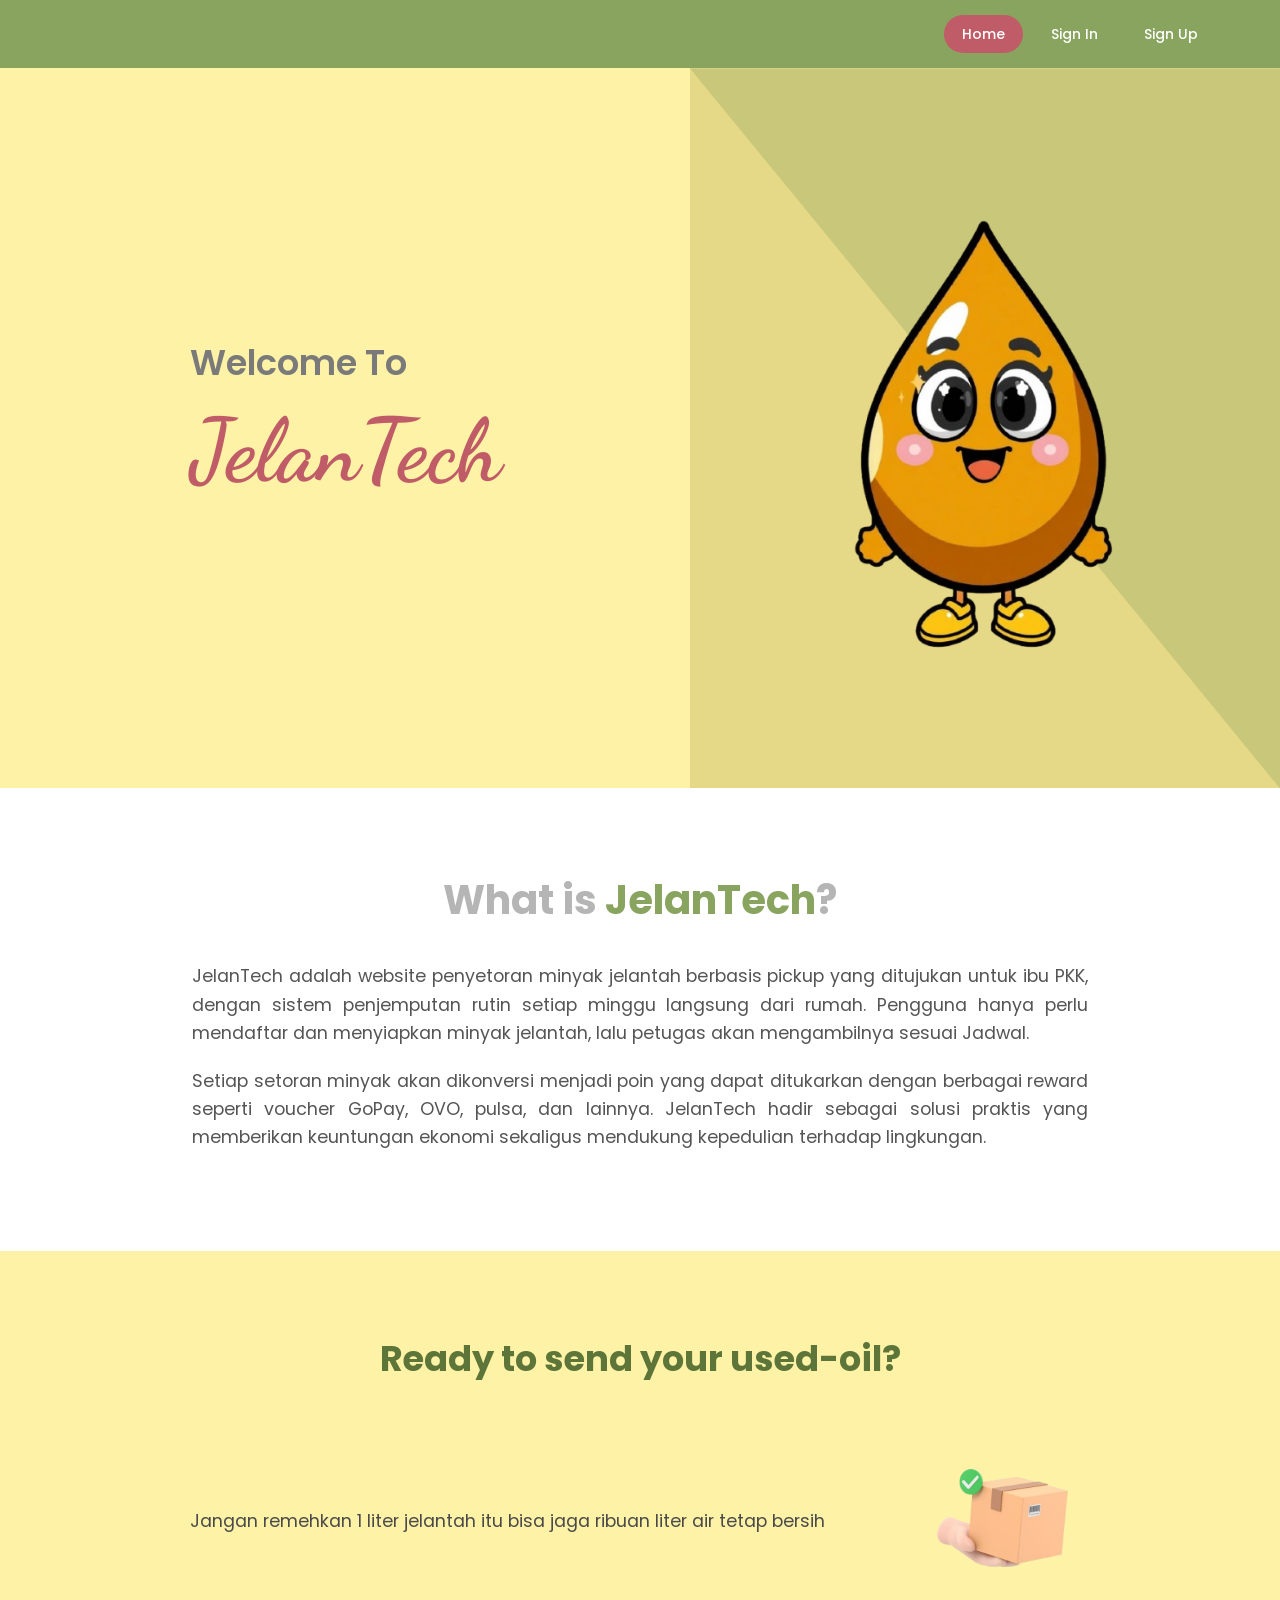
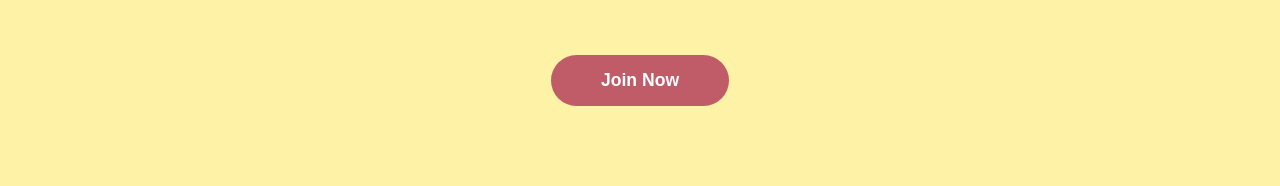
<file: index.html>
<!doctype html>
<html lang="id">
  <head>
    <meta charset="UTF-8" />
    <meta name="viewport" content="width=device-width, initial-scale=1.0" />
    <title>JelanTech - Solusi Minyak Jelantah</title>

    <link
      href="https://fonts.googleapis.com/css2?family=Poppins:wght@400;600;700&family=Dancing+Script:wght@700&display=swap"
      rel="stylesheet"
    />

    <link rel="stylesheet" href="style.css" />
  </head>
  <body>
    <nav class="nav-guest">
      <div class="nav-menu">
        <a href="index.html" class="nav-link active">Home</a>
        <a href="login.html" class="nav-link">Sign In</a>
        <a href="register.html" class="nav-link">Sign Up</a>
      </div>
    </nav>

    <header class="hero">
      <div class="hero-left">
        <div class="hero-content">
          <h2>Welcome To</h2>
          <h1 class="brand-name">JelanTech</h1>
        </div>
      </div>
      <div class="hero-right">
        <img
          src="logo.png"
          alt="Mascot JelanTech"
          class="mascot-img"
        />
      </div>
    </header>

    <section class="about">
      <h2>What is <span class="highlight">JelanTech</span>?</h2>
      <div class="about-container">
        <p>
          JelanTech adalah website penyetoran minyak jelantah berbasis pickup
          yang ditujukan untuk ibu PKK, dengan sistem penjemputan rutin setiap
          minggu langsung dari rumah. Pengguna hanya perlu mendaftar dan
          menyiapkan minyak jelantah, lalu petugas akan mengambilnya sesuai
          Jadwal.
        </p>
        <p>
          Setiap setoran minyak akan dikonversi menjadi poin yang dapat
          ditukarkan dengan berbagai reward seperti voucher GoPay, OVO, pulsa,
          dan lainnya. JelanTech hadir sebagai solusi praktis yang memberikan
          keuntungan ekonomi sekaligus mendukung kepedulian terhadap lingkungan.
        </p>
      </div>
    </section>

    <section class="cta">
      <h2 class="cta-title">Ready to send your used-oil?</h2>
      <div class="cta-wrapper">
        <div class="cta-text">
          <p>
            Jangan remehkan 1 liter jelantah itu bisa jaga ribuan liter air
            tetap bersih
          </p>
        </div>
        <div class="cta-image">
          <img
            src="ready.png"
            alt="Icon Jabat Tangan"
          />
        </div>
      </div>
      <button id="btnJoin" class="btn-join">Join Now</button>
    </section>

    <script src="script.js"></script>
  </body>
</html>
</file>
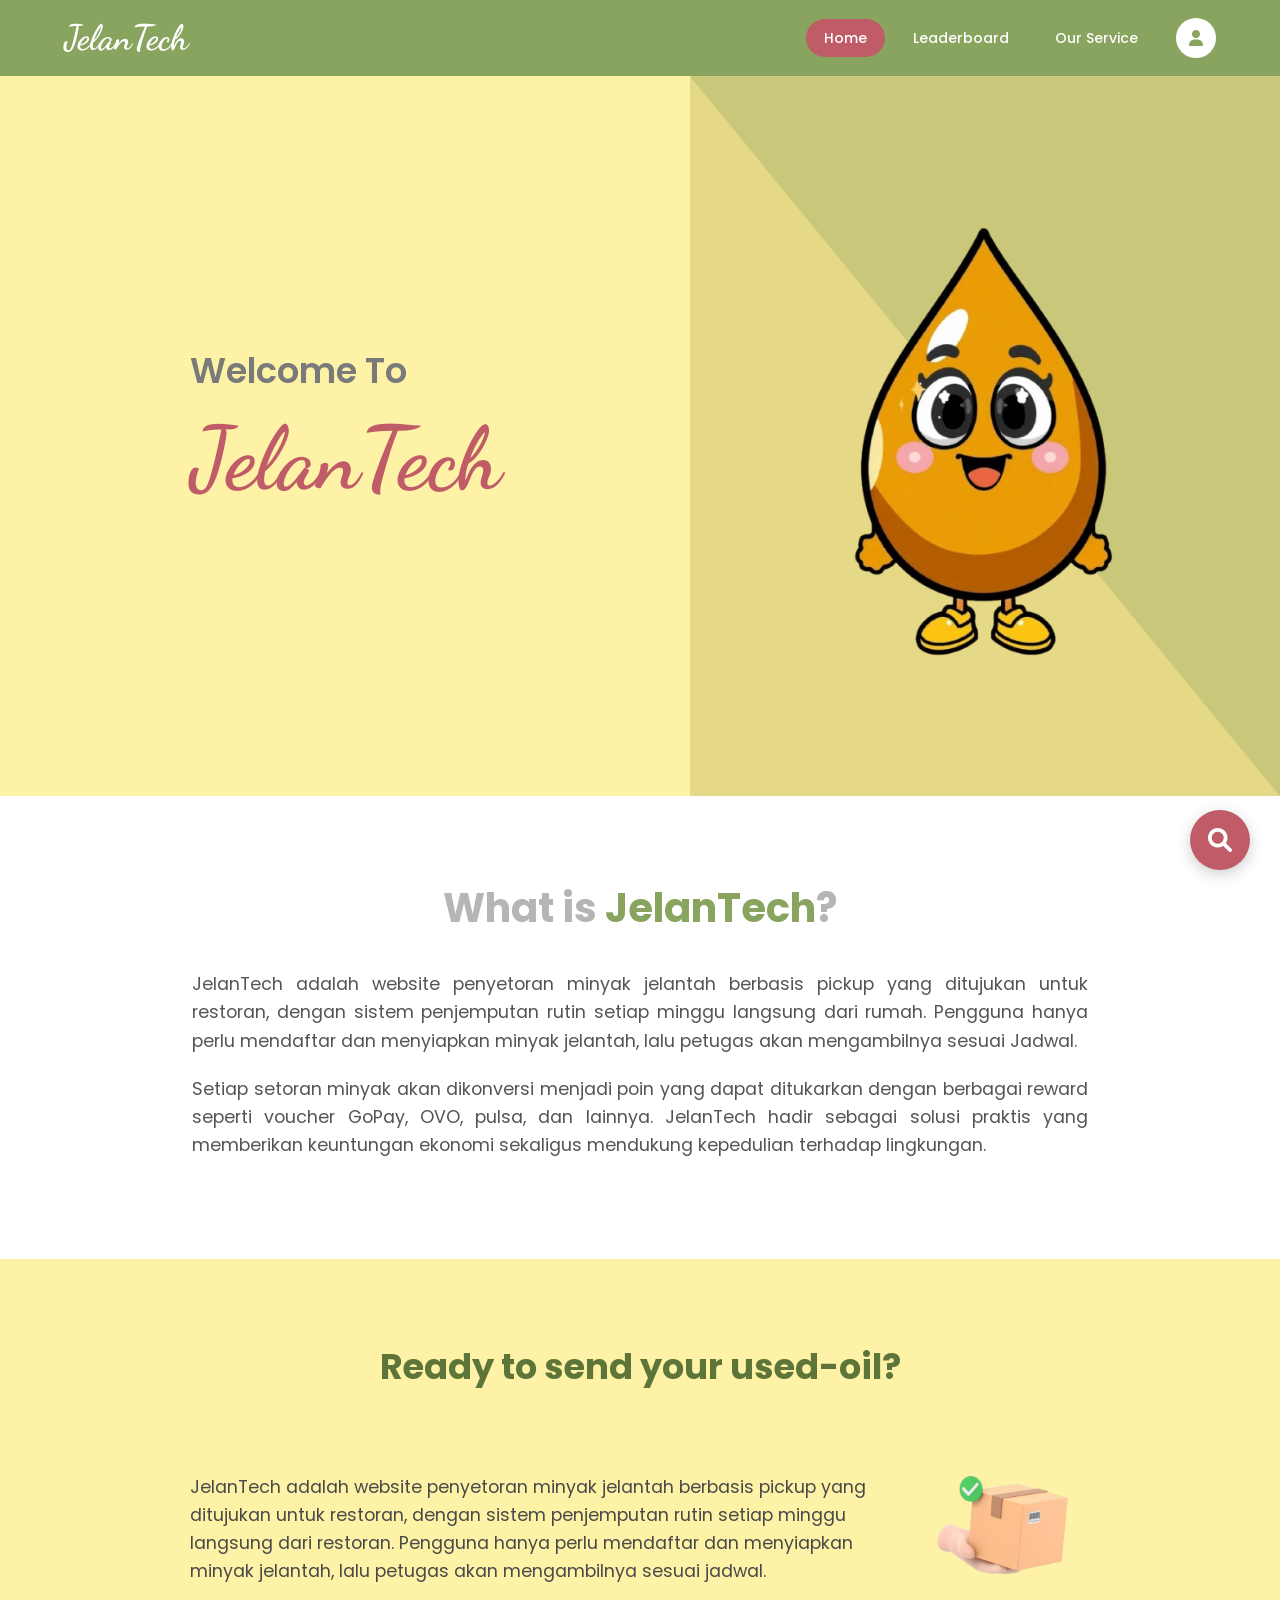
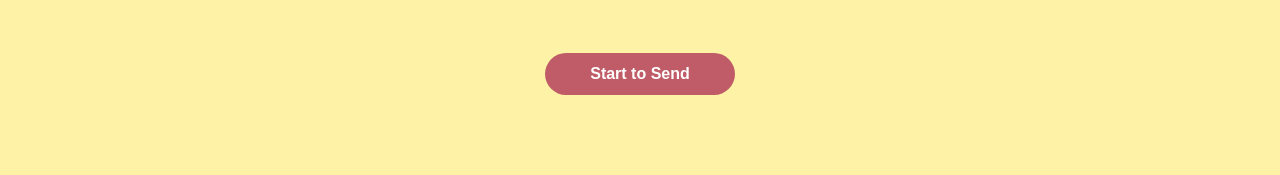
<file: home-auth.html>
<!doctype html>
<html lang="id">
  <head>
    <meta charset="UTF-8" />
    <meta name="viewport" content="width=device-width, initial-scale=1.0" />
    <title>Home - JelanTech</title>
    <link
      href="https://fonts.googleapis.com/css2?family=Poppins:wght@400;600;700&family=Dancing+Script:wght@700&display=swap"
      rel="stylesheet"
    />
    <link
      rel="stylesheet"
      href="https://cdnjs.cloudflare.com/ajax/libs/font-awesome/6.0.0/css/all.min.css"
    />
    <link rel="stylesheet" href="style.css" />
  </head>
  <body>
    <nav class="nav-auth">
      <div class="nav-container">
        <div class="nav-left">
          <h1 class="brand-logo">JelanTech</h1>
        </div>
        <div class="nav-right">
          <a href="home-auth.html" class="nav-link active">Home</a>
          <a href="leaderboard.html" class="nav-link">Leaderboard</a>
          <a href="service.html" class="nav-link">Our Service</a>
          <div class="profile-wrapper">
            <div class="profile-icon" id="profile-trigger">
              <i class="fa-solid fa-user"></i>
            </div>
            <div class="profile-dropdown" id="profile-menu">
              <a href="profile.html"
                ><i class="fa-solid fa-id-card"></i> My Profile</a
              >
              <hr />
              <a href="login.html" class="logout-item"
                ><i class="fa-solid fa-right-from-bracket"></i> Sign Out</a
              >
            </div>
          </div>
        </div>
      </div>
    </nav>

    <header class="hero">
      <div class="hero-left">
        <div class="hero-content">
          <h2>Welcome To</h2>
          <h1 class="brand-name-hero">JelanTech</h1>
        </div>
      </div>
      <div class="hero-right">
        <img
          src="logo.png"
          alt="Mascot JelanTech"
          class="mascot-img"
        />
      </div>
    </header>

    <section class="about">
      <h2>What is <span class="highlight">JelanTech</span>?</h2>
      <div class="about-container">
        <p>
          JelanTech adalah website penyetoran minyak jelantah berbasis pickup
          yang ditujukan untuk restoran, dengan sistem penjemputan rutin setiap
          minggu langsung dari rumah. Pengguna hanya perlu mendaftar dan
          menyiapkan minyak jelantah, lalu petugas akan mengambilnya sesuai
          Jadwal.
        </p>
        <p>
          Setiap setoran minyak akan dikonversi menjadi poin yang dapat
          ditukarkan dengan berbagai reward seperti voucher GoPay, OVO, pulsa,
          dan lainnya. JelanTech hadir sebagai solusi praktis yang memberikan
          keuntungan ekonomi sekaligus mendukung kepedulian terhadap lingkungan.
        </p>
      </div>
    </section>

    <section class="cta">
      <h2 class="cta-title">Ready to send your used-oil?</h2>
      <div class="cta-wrapper">
        <div class="cta-text">
          <p>
            JelanTech adalah website penyetoran minyak jelantah berbasis pickup
            yang ditujukan untuk restoran, dengan sistem penjemputan rutin setiap
            minggu langsung dari restoran. Pengguna hanya perlu mendaftar dan
            menyiapkan minyak jelantah, lalu petugas akan mengambilnya sesuai
            jadwal.
          </p>
        </div>
        <div class="cta-image">
          <img
            src="ready.png"
            alt="Icon Pickup Box"
          />
        </div>
      </div>
      <button class="btn-start">Start to Send</button>
    </section>

    <div class="floating-btn">
      <i class="fa-solid fa-magnifying-glass"></i>
    </div>

    <script src="script.js"></script>
  </body>
</html>
</file>
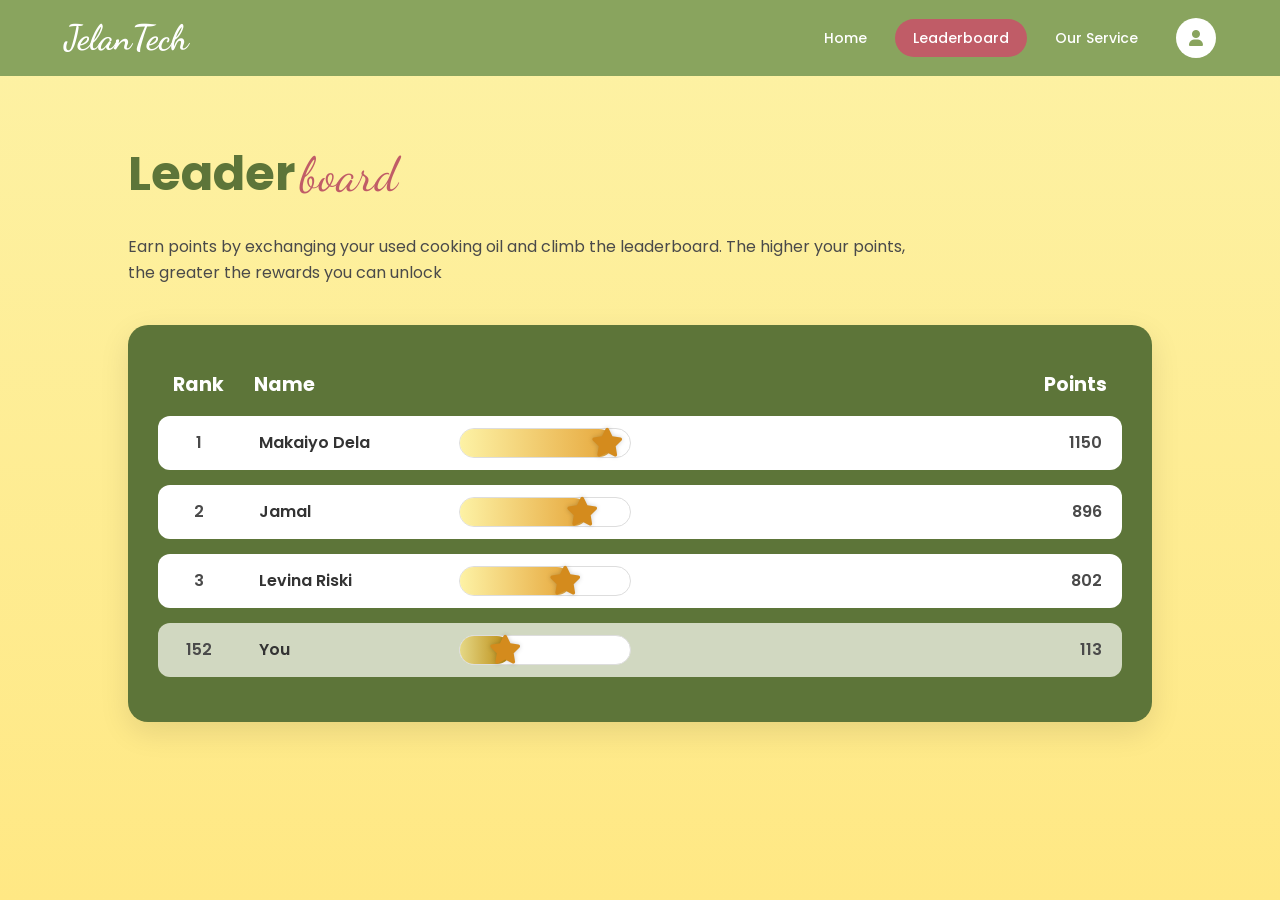
<file: leaderboard.html>
<!doctype html>
<html lang="id">
  <head>
    <meta charset="UTF-8" />
    <meta name="viewport" content="width=device-width, initial-scale=1.0" />
    <title>Leaderboard - JelanTech</title>
    <link
      href="https://fonts.googleapis.com/css2?family=Poppins:wght@400;600;700&family=Dancing+Script:wght@700&display=swap"
      rel="stylesheet"
    />
    <link
      rel="stylesheet"
      href="https://cdnjs.cloudflare.com/ajax/libs/font-awesome/6.0.0/css/all.min.css"
    />
    <link rel="stylesheet" href="style.css" />
  </head>
  <body class="bg-gradient-yellow">
    <nav class="nav-auth">
      <div class="nav-container">
        <div class="nav-left">
          <h1 class="brand-logo">JelanTech</h1>
        </div>
        <div class="nav-right">
          <a href="home-auth.html" class="nav-link">Home</a>
          <a href="leaderboard.html" class="nav-link active">Leaderboard</a>
          <a href="service.html" class="nav-link">Our Service</a>
           <div class="profile-wrapper">
            <div class="profile-icon" id="profile-trigger">
              <i class="fa-solid fa-user"></i>
            </div>
            <div class="profile-dropdown" id="profile-menu">
              <a href="profile.html"
                ><i class="fa-solid fa-id-card"></i> My Profile</a
              >
              <hr />
              <a href="login.html" class="logout-item"
                ><i class="fa-solid fa-right-from-bracket"></i> Sign Out</a
              >
            </div>
        </div>
      </div>
    </nav>

    <main class="leaderboard-section">
      <header class="leaderboard-header">
        <h1 class="title-main">Leader<span>board</span></h1>
        <p class="description">
          Earn points by exchanging your used cooking oil and climb the leaderboard. The higher your points, the greater the rewards you can unlock
        </p>
      </header>

      <div class="leaderboard-card">
        <table class="leaderboard-table">
          <thead>
            <tr>
              <th>Rank</th>
              <th>Name</th>
              <th></th>
              <th>Points</th>
            </tr>
          </thead>
          <tbody>
            <tr>
              <td class="rank-num">1</td>
              <td class="user-name">Makaiyo Dela</td>
              <td>
                <div class="progress-container">
                  <div class="progress-bar" style="width: 90%">
                    <i class="fa-solid fa-star star-icon"></i>
                  </div>
                </div>
              </td>
              <td class="points-num">1150</td>
            </tr>
            <tr>
              <td class="rank-num">2</td>
              <td class="user-name">Jamal</td>
              <td>
                <div class="progress-container">
                  <div class="progress-bar" style="width: 75%">
                    <i class="fa-solid fa-star star-icon"></i>
                  </div>
                </div>
              </td>
              <td class="points-num">896</td>
            </tr>
            <tr>
              <td class="rank-num">3</td>
              <td class="user-name">Levina Riski</td>
              <td>
                <div class="progress-container">
                  <div class="progress-bar" style="width: 65%">
                    <i class="fa-solid fa-star star-icon"></i>
                  </div>
                </div>
              </td>
              <td class="points-num">802</td>
            </tr>
            <tr class="current-user-row">
              <td class="rank-num">152</td>
              <td class="user-name">You</td>
              <td>
                <div class="progress-container">
                  <div class="progress-bar user-progress" style="width: 30%">
                    <i class="fa-solid fa-star star-icon"></i>
                  </div>
                </div>
              </td>
              <td class="points-num">113</td>
            </tr>
          </tbody>
        </table>
      </div>
    </main>

    <script src="script.js"></script>
  </body>
</html>
</file>
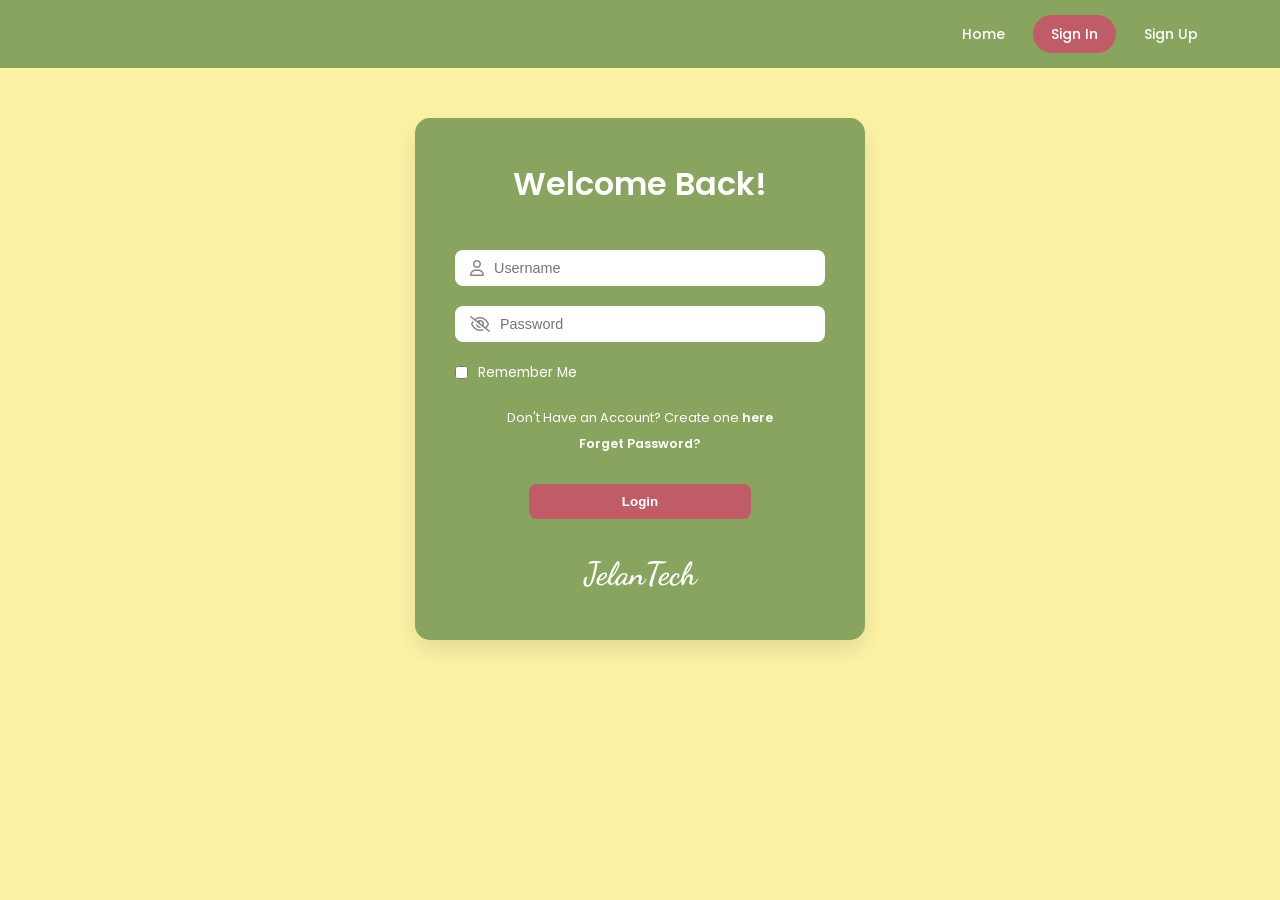
<file: login.html>
<!doctype html>
<html lang="id">
  <head>
    <meta charset="UTF-8" />
    <meta name="viewport" content="width=device-width, initial-scale=1.0" />
    <title>Sign In - JelanTech</title>
    <link
      href="https://fonts.googleapis.com/css2?family=Poppins:wght@400;600;700&family=Dancing+Script:wght@700&display=swap"
      rel="stylesheet"
    />
    <link
      rel="stylesheet"
      href="https://cdnjs.cloudflare.com/ajax/libs/font-awesome/6.0.0/css/all.min.css"
    />
    <link rel="stylesheet" href="style.css" />
  </head>
  <body class="bg-yellow">
    <nav class="nav-guest">
      <div class="nav-menu">
        <a href="index.html" class="nav-link">Home</a>
        <a href="login.html" class="nav-link active">Sign In</a>
        <a href="register.html" class="nav-link">Sign Up</a>
      </div>
    </nav>

    <main class="login-container">
      <div class="login-card">
        <h1>Welcome Back!</h1>

        <form id="loginForm">
          <div class="input-group">
            <i class="fa-regular fa-user"></i>
            <input type="text" placeholder="Username" required />
          </div>

          <div class="input-group">
            <i class="fa-regular fa-eye-slash"></i>
            <input type="password" placeholder="Password" required />
          </div>

          <div class="remember-me">
            <input type="checkbox" id="remember" />
            <label for="remember">Remember Me</label>
          </div>

          <div class="login-links">
            <p>
              Don't Have an Account? Create one <a href="register.html">here</a>
            </p>
            <a href="#" class="forgot-pass">Forget Password?</a>
          </div>

          <button type="submit" class="btn-login">Login</button>
        </form>

        <div class="login-footer">
          <h2 class="brand-name-small">JelanTech</h2>
        </div>
      </div>
    </main>

    <script src="script.js"></script>
  </body>
</html>
</file>
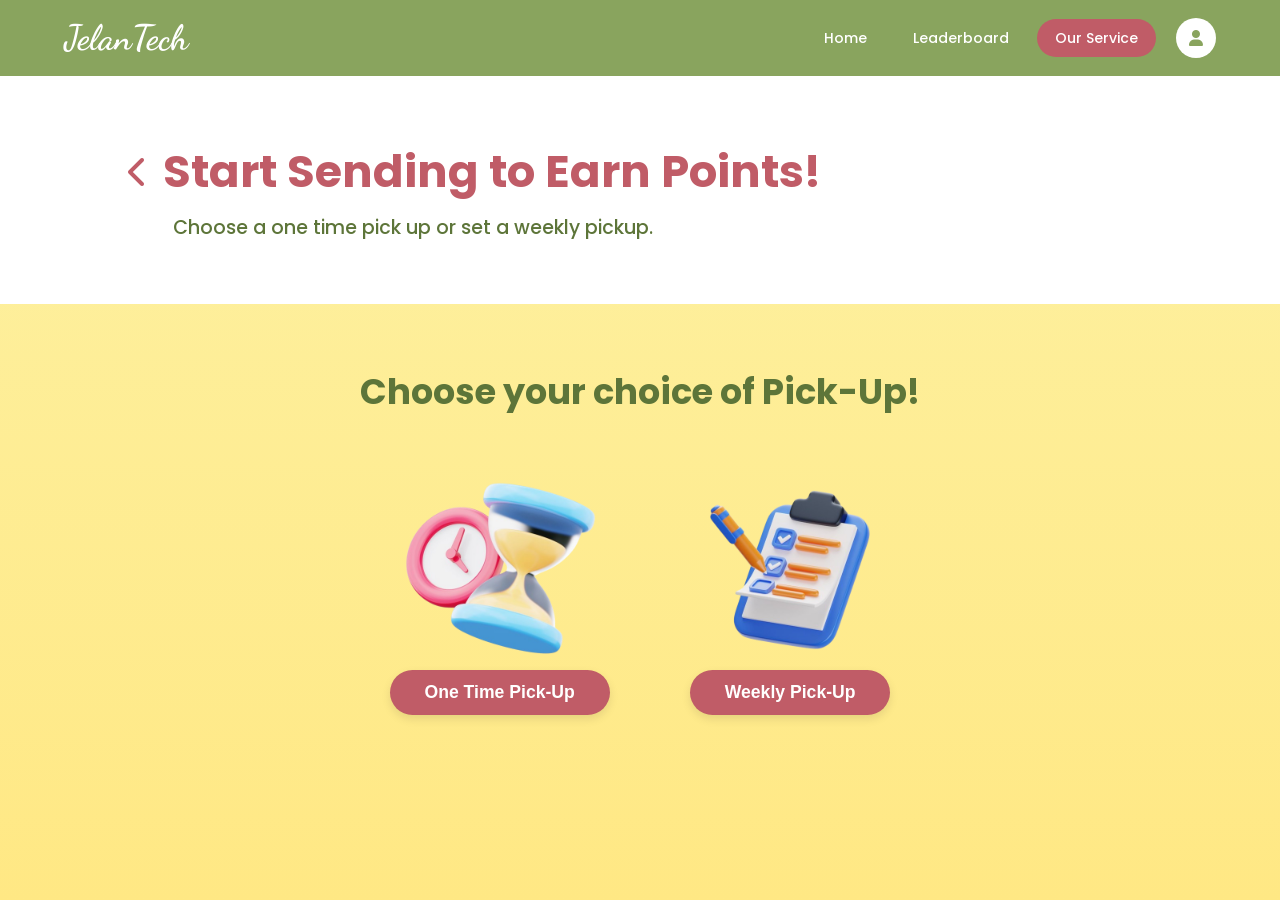
<file: pickup-selection.html>
<!doctype html>
<html lang="id">
  <head>
    <meta charset="UTF-8" />
    <meta name="viewport" content="width=device-width, initial-scale=1.0" />
    <title>Pick-Up Selection - JelanTech</title>
    <link
      href="https://fonts.googleapis.com/css2?family=Poppins:wght@400;600;700&family=Dancing+Script:wght@700&display=swap"
      rel="stylesheet"
    />
    <link
      rel="stylesheet"
      href="https://cdnjs.cloudflare.com/ajax/libs/font-awesome/6.0.0/css/all.min.css"
    />
    <link rel="stylesheet" href="style.css" />
  </head>
  <body class="bg-gradient-yellow">
    <nav class="nav-auth">
      <div class="nav-container">
        <div class="nav-left">
          <h1 class="brand-logo">JelanTech</h1>
        </div>
        <div class="nav-right">
          <a href="home-auth.html" class="nav-link">Home</a>
          <a href="leaderboard.html" class="nav-link">Leaderboard</a>
          <a href="service.html" class="nav-link active">Our Service</a>
          <div class="profile-wrapper">
            <div class="profile-icon" id="profile-trigger">
              <i class="fa-solid fa-user"></i>
            </div>
            <div class="profile-dropdown" id="profile-menu">
              <a href="profile.html"
                ><i class="fa-solid fa-id-card"></i> My Profile</a
              >
              <hr />
              <a href="login.html" class="logout-item"
                ><i class="fa-solid fa-right-from-bracket"></i> Sign Out</a
              >
            </div>
        </div>
      </div>
    </nav>

    <header class="service-header">
      <div class="header-content">
        <a href="service.html" class="back-link">
          <i class="fa-solid fa-chevron-left"></i>
          <h1 class="service-title inline-title">
            Start Sending to Earn Points!
          </h1>
        </a>
        <p class="service-subtitle shift-right">
          Choose a one time pick up or set a weekly pickup.
        </p>
      </div>
    </header>

    <main class="selection-container">
      <h2 class="selection-heading">Choose your choice of Pick-Up!</h2>

      <div class="selection-grid">
        <div class="selection-item">
          <img
              src="onetime.png"
              alt="Pickup Progress Icon" width="200" height="200"
            />
          <a href="pickup-form.html"
            ><button class="btn-service">One Time Pick-Up</button></a
          >
        </div>

        <div class="selection-item">
           <img
              src="weekly.png"
              alt="Weekly Pick-Up Icon" width="200" height="200"
            />
          <a href="weekly-pickup.html"
            ><button class="btn-service">Weekly Pick-Up</button>
          </a>
        </div>
      </div>
    </main>

    <script src="script.js"></script>
  </body>
</html>
</file>
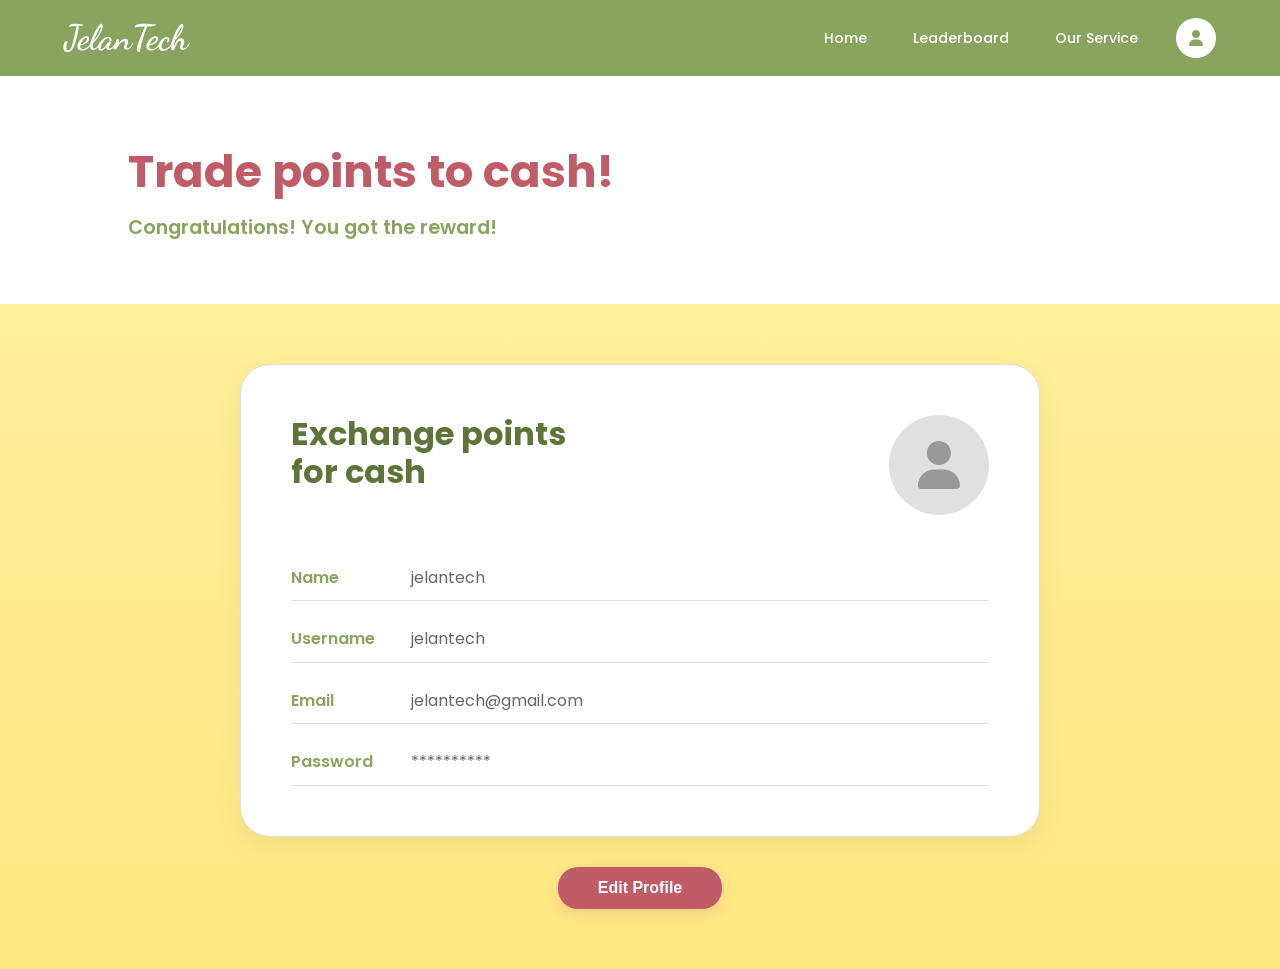
<file: point-exchange.html>
<!doctype html>
<html lang="id">
  <head>
    <meta charset="UTF-8" />
    <meta name="viewport" content="width=device-width, initial-scale=1.0" />
    <title>Points Exchange - JelanTech</title>
    <link
      href="https://fonts.googleapis.com/css2?family=Poppins:wght@400;600;700&family=Dancing+Script:wght@700&display=swap"
      rel="stylesheet"
    />
    <link
      rel="stylesheet"
      href="https://cdnjs.cloudflare.com/ajax/libs/font-awesome/6.0.0/css/all.min.css"
    />
    <link rel="stylesheet" href="style.css" />
  </head>
  <body class="bg-gradient-yellow">
    <nav class="nav-auth">
      <div class="nav-container">
        <div class="nav-left">
          <h1 class="brand-logo">JelanTech</h1>
        </div>
        <div class="nav-right">
          <a href="home-auth.html" class="nav-link">Home</a>
          <a href="leaderboard.html" class="nav-link">Leaderboard</a>
          <a href="service.html" class="nav-link">Our Service</a>
          <div class="profile-wrapper">
            <div class="profile-icon" id="profile-trigger">
              <i class="fa-solid fa-user"></i>
            </div>
            <div class="profile-dropdown" id="profile-menu">
              <a href="profile.html"
                ><i class="fa-solid fa-id-card"></i> My Profile</a
              >
              <hr />
              <a href="login.html" class="logout-item"
                ><i class="fa-solid fa-right-from-bracket"></i> Sign Out</a
              >
            </div>
        </div>
      </div>
    </nav>

    <header class="service-header white-bg">
      <div class="header-content">
        <h1 class="exchange-title-main">Trade points to cash!</h1>
        <p class="congrats-text">Congratulations! You got the reward!</p>
      </div>
    </header>

    <main class="exchange-container">
      <div class="card-white exchange-card">
        <div class="exchange-card-header">
          <h2 class="exchange-card-title">
            Exchange points <br />
            for cash
          </h2>
          <div class="avatar-circle-small">
            <i class="fa-solid fa-user"></i>
          </div>
        </div>

        <div class="profile-details">
          <div class="detail-row">
            <label>Name</label>
            <span>jelantech</span>
          </div>
          <div class="detail-row">
            <label>Username</label>
            <span>jelantech</span>
          </div>
          <div class="detail-row">
            <label>Email</label>
            <span>jelantech@gmail.com</span>
          </div>
          <div class="detail-row">
            <label>Password</label>
            <span>**********</span>
          </div>
        </div>
      </div>

      <div class="action-center-exchange">
        <button
          class="btn-edit-footer"
          onclick="window.location.href = 'profile.html'"
        >
          Edit Profile
        </button>
      </div>
    </main>

    <script src="script.js"></script>
  </body>
</html>
</file>
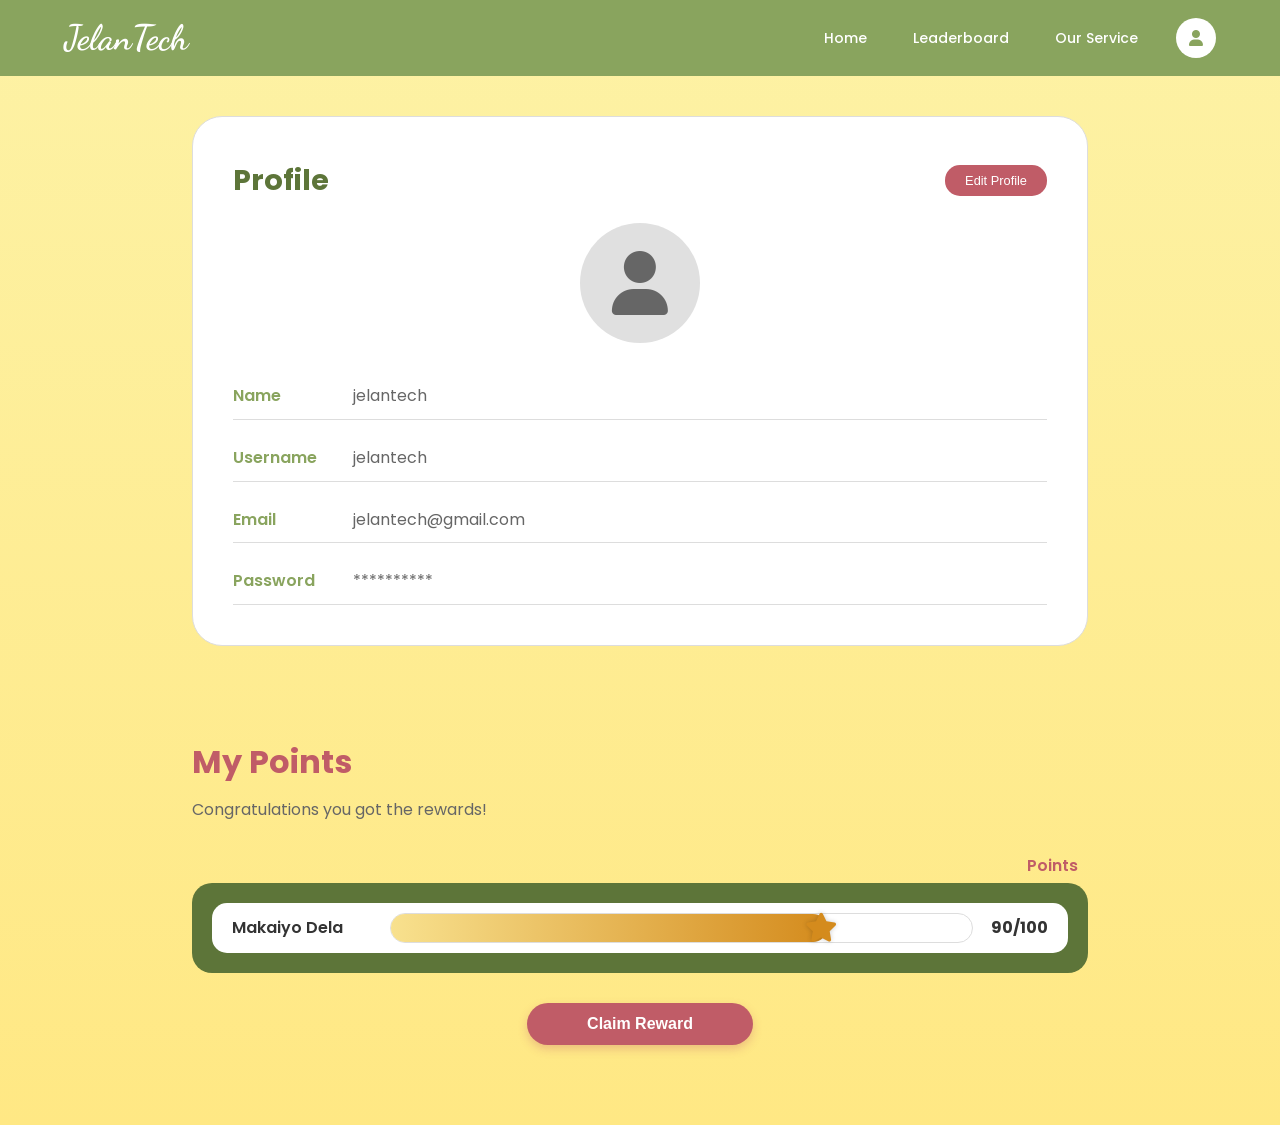
<file: profile.html>
<!doctype html>
<html lang="id">
  <head>
    <meta charset="UTF-8" />
    <meta name="viewport" content="width=device-width, initial-scale=1.0" />
    <title>Profile - JelanTech</title>
    <link
      href="https://fonts.googleapis.com/css2?family=Poppins:wght@400;600;700&family=Dancing+Script:wght@700&display=swap"
      rel="stylesheet"
    />
    <link
      rel="stylesheet"
      href="https://cdnjs.cloudflare.com/ajax/libs/font-awesome/6.0.0/css/all.min.css"
    />
    <link rel="stylesheet" href="style.css" />
  </head>
  <body class="bg-gradient-yellow">
    <nav class="nav-auth">
      <div class="nav-container">
        <div class="nav-left">
          <h1 class="brand-logo">JelanTech</h1>
        </div>
        <div class="nav-right">
          <a href="home-auth.html" class="nav-link">Home</a>
          <a href="leaderboard.html" class="nav-link">Leaderboard</a>
          <a href="service.html" class="nav-link">Our Service</a>
          <div class="profile-wrapper">
            <div class="profile-icon" id="profile-trigger">
              <i class="fa-solid fa-user"></i>
            </div>
            <div class="profile-dropdown" id="profile-menu">
              <a href="profile.html"
                ><i class="fa-solid fa-id-card"></i> My Profile</a
              >
              <hr />
              <a href="login.html" class="logout-item"
                ><i class="fa-solid fa-right-from-bracket"></i> Sign Out</a
              >
            </div>
        </div>
      </div>
    </nav>

    <main class="profile-container">
      <div class="card-white profile-card">
        <div class="profile-header">
          <h2 class="profile-title">Profile</h2>
          <button class="btn-edit-profile">Edit Profile</button>
        </div>

        <div class="profile-avatar-section">
          <div class="avatar-circle">
            <i class="fa-solid fa-user"></i>
          </div>
        </div>

        <div class="profile-details">
          <div class="detail-row">
            <label>Name</label>
            <span>jelantech</span>
          </div>
          <div class="detail-row">
            <label>Username</label>
            <span>jelantech</span>
          </div>
          <div class="detail-row">
            <label>Email</label>
            <span>jelantech@gmail.com</span>
          </div>
          <div class="detail-row">
            <label>Password</label>
            <span>**********</span>
          </div>
        </div>
      </div>

      <div class="points-summary-section">
        <div class="points-summary-section">
          <h2 class="points-title">My Points</h2>
          <p class="points-description">
            Congratulations you got the rewards!
          </p>

          <div class="points-header-label">Points</div>

          <div class="leaderboard-container profile-points">
            <div class="rank-item-wrapper">
              <div class="rank-row user-row">
                <span class="user-name">Makaiyo Dela</span>

                <div class="progress-container">
                  <div class="progress-fill" style="width: 75%">
                    <i class="fa-solid fa-star star-icon"></i>
                  </div>
                </div>

                <span class="user-points">90/100</span>
              </div>
            </div>
          </div>
          <div class="action-center">
            <a href="point-exchange.html">
              <button class="btn-claim">Claim Reward</button>
            </a>
          </div>
        </div>
      </div>
    </main>
  </body>
</html>
</file>
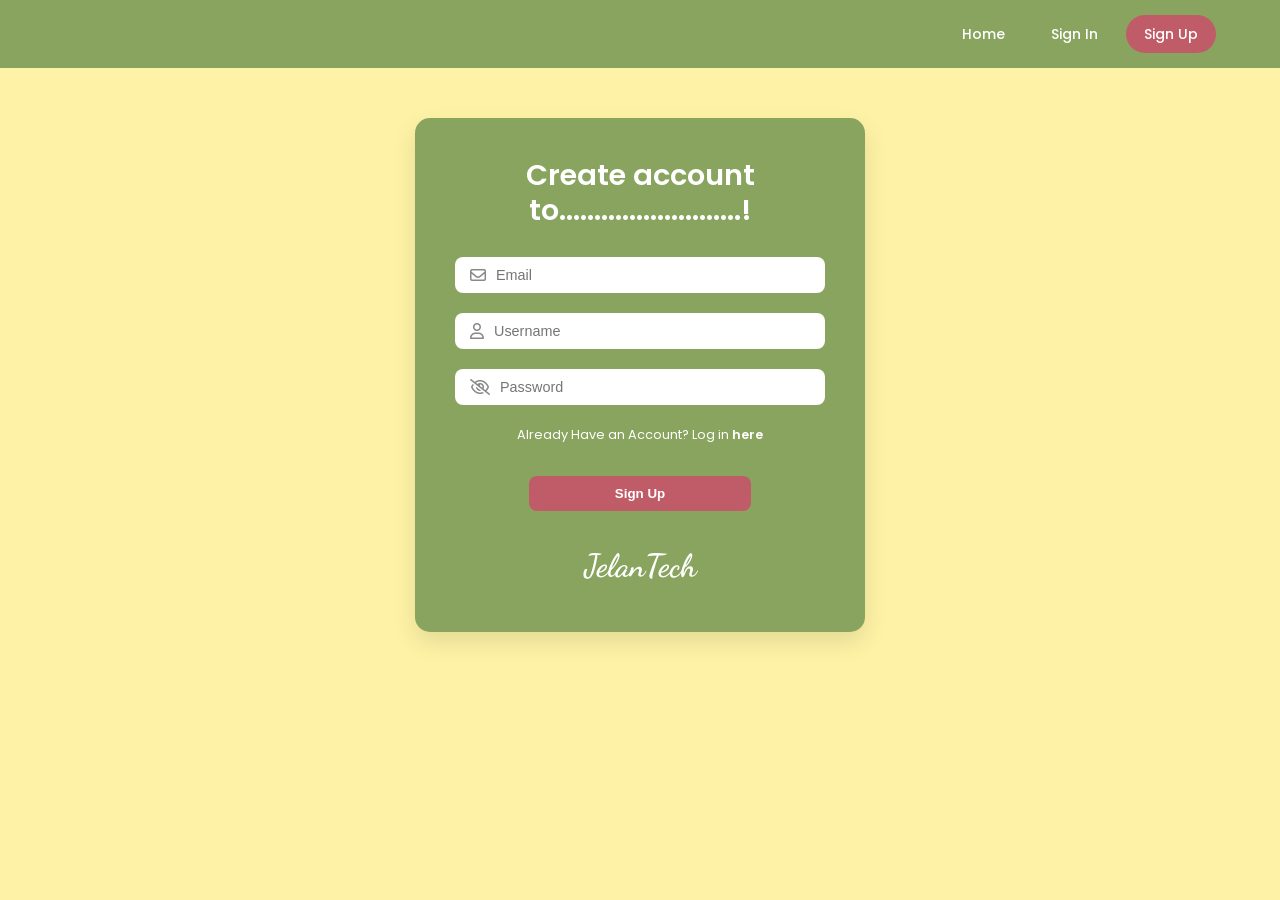
<file: register.html>
<!doctype html>
<html lang="id">
  <head>
    <meta charset="UTF-8" />
    <meta name="viewport" content="width=device-width, initial-scale=1.0" />
    <title>Sign Up - JelanTech</title>
    <link
      href="https://fonts.googleapis.com/css2?family=Poppins:wght@400;600;700&family=Dancing+Script:wght@700&display=swap"
      rel="stylesheet"
    />
    <link
      rel="stylesheet"
      href="https://cdnjs.cloudflare.com/ajax/libs/font-awesome/6.0.0/css/all.min.css"
    />
    <link rel="stylesheet" href="style.css" />
  </head>
  <body class="bg-yellow">
    <nav class="nav-guest">
      <div class="nav-menu">
        <a href="index.html" class="nav-link">Home</a>
        <a href="login.html" class="nav-link">Sign In</a>
        <a href="register.html" class="nav-link active">Sign Up</a>
      </div>
    </nav>

    <main class="login-container">
      <div class="login-card">
        <h1 class="register-title">
          Create account to..........................!
        </h1>

        <form id="registerForm">
          <div class="input-group">
            <i class="fa-regular fa-envelope"></i>
            <input type="email" placeholder="Email" required />
          </div>

          <div class="input-group">
            <i class="fa-regular fa-user"></i>
            <input type="text" placeholder="Username" required />
          </div>

          <div class="input-group">
            <i class="fa-regular fa-eye-slash"></i>
            <input type="password" placeholder="Password" required />
          </div>

          <div class="login-links">
            <p>Already Have an Account? Log in <a href="login.html">here</a></p>
          </div>

          <button type="submit" class="btn-login">Sign Up</button>
        </form>

        <div class="login-footer">
          <h2 class="brand-name-small">JelanTech</h2>
        </div>
      </div>
    </main>

    <script src="script.js"></script>
  </body>
</html>
</file>
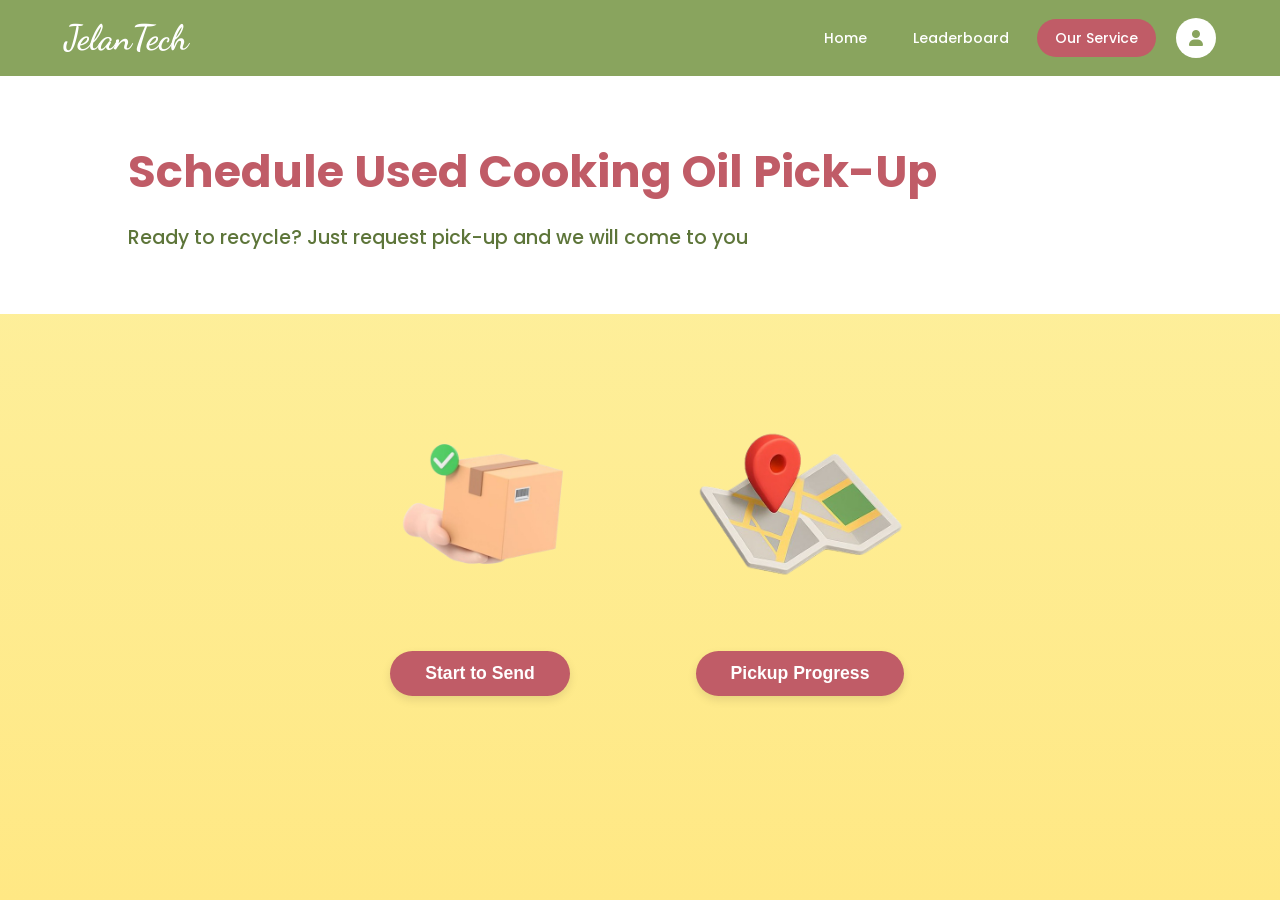
<file: service.html>
<!doctype html>
<html lang="id">
  <head>
    <meta charset="UTF-8" />
    <meta name="viewport" content="width=device-width, initial-scale=1.0" />
    <title>Our Service - JelanTech</title>
    <link
      href="https://fonts.googleapis.com/css2?family=Poppins:wght@400;600;700&family=Dancing+Script:wght@700&display=swap"
      rel="stylesheet"
    />
    <link
      rel="stylesheet"
      href="https://cdnjs.cloudflare.com/ajax/libs/font-awesome/6.0.0/css/all.min.css"
    />
    <link rel="stylesheet" href="style.css" />
  </head>
  <body class="bg-gradient-yellow">
    <nav class="nav-auth">
      <div class="nav-container">
        <div class="nav-left">
          <h1 class="brand-logo">JelanTech</h1>
        </div>
        <div class="nav-right">
          <a href="home-auth.html" class="nav-link">Home</a>
          <a href="leaderboard.html" class="nav-link">Leaderboard</a>
          <a href="service.html" class="nav-link active">Our Service</a>
           <div class="profile-wrapper">
            <div class="profile-icon" id="profile-trigger">
              <i class="fa-solid fa-user"></i>
            </div>
            <div class="profile-dropdown" id="profile-menu">
              <a href="profile.html"
                ><i class="fa-solid fa-id-card"></i> My Profile</a
              >
              <hr />
              <a href="login.html" class="logout-item"
                ><i class="fa-solid fa-right-from-bracket"></i> Sign Out</a
              >
            </div>
        </div>
      </div>
    </nav>

    <header class="service-header">
      <h1 class="service-title">Schedule Used Cooking Oil Pick-Up</h1>
      <p class="service-subtitle">
        Ready to recycle? Just request pick-up and we will come to you
      </p>
    </header>

    <main class="service-container">
      <div class="service-grid">
        <div class="service-item">
          <div class="service-icon-wrapper">
            <img
              src="ready.png"
              alt="Start to Send Icon"
            />
          </div>
          <a href="pickup-selection.html"
            ><button class="btn-service">Start to Send</button></a
          >
        </div>

        <div class="service-item">
          <div class="service-icon-wrapper">
            <img
              src="map.png"
              alt="Pickup Progress Icon"
            />
          </div>
          <a href="tracking.html">
            <button class="btn-service">Pickup Progress</button>
          </a>
        </div>
      </div>
    </main>

    <script src="script.js"></script>
  </body>
</html>
</file>
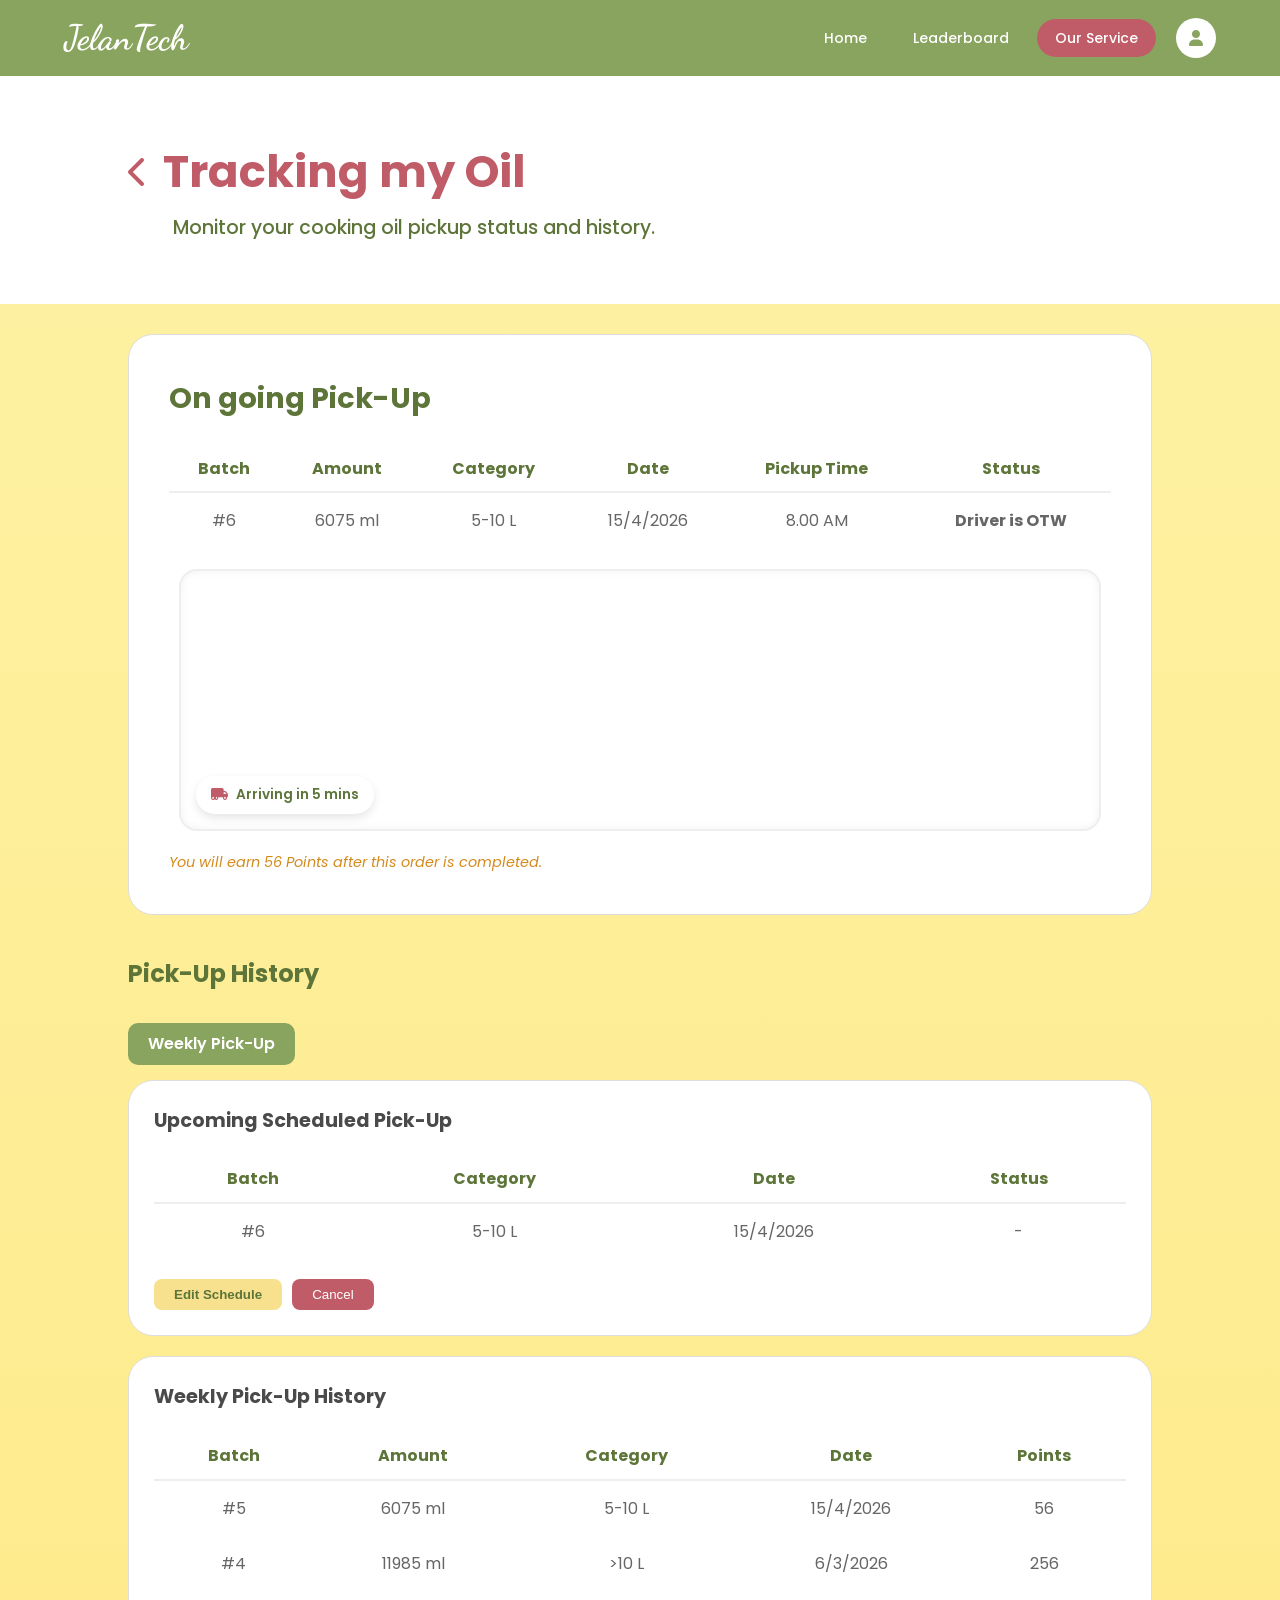
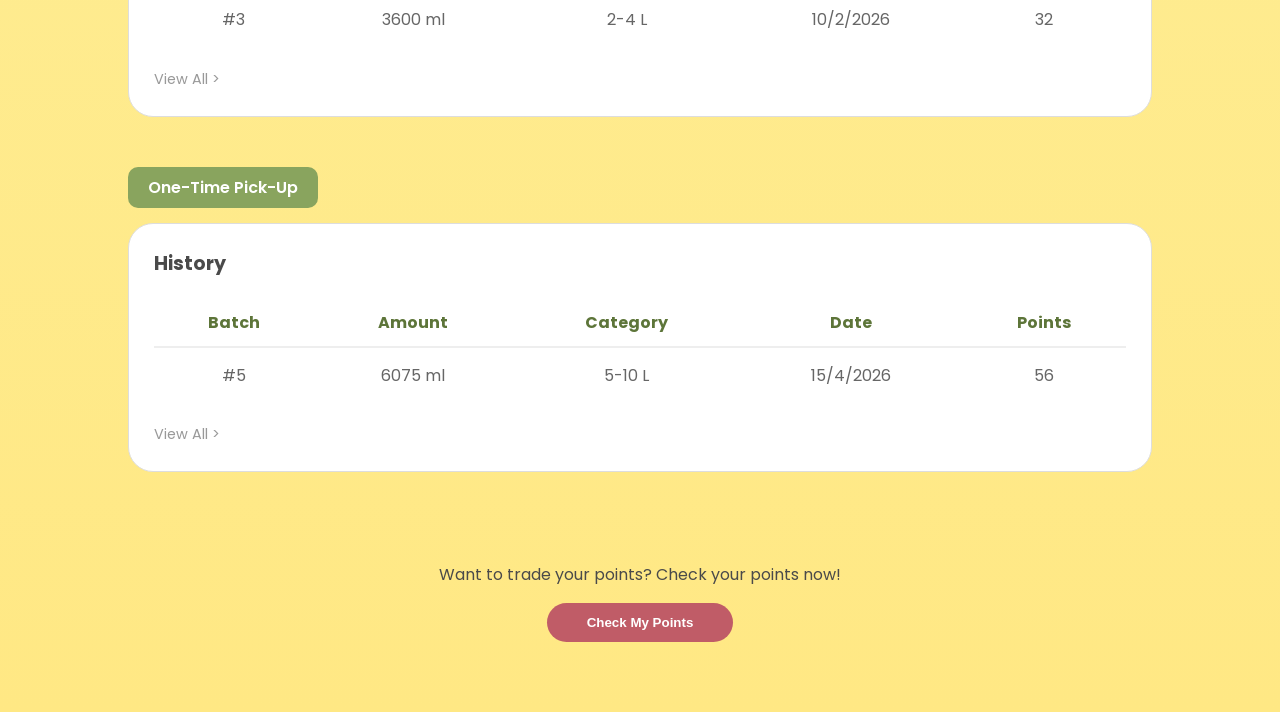
<file: tracking.html>
<!doctype html>
<html lang="id">
  <head>
    <meta charset="UTF-8" />
    <meta name="viewport" content="width=device-width, initial-scale=1.0" />
    <title>Tracking - JelanTech</title>
    <link
      href="https://fonts.googleapis.com/css2?family=Poppins:wght@400;600;700&family=Dancing+Script:wght@700&display=swap"
      rel="stylesheet"
    />
    <link
      rel="stylesheet"
      href="https://cdnjs.cloudflare.com/ajax/libs/font-awesome/6.0.0/css/all.min.css"
    />
    <link rel="stylesheet" href="style.css" />
  </head>
  <body class="bg-gradient-yellow">
    <nav class="nav-auth">
      <div class="nav-container">
        <div class="nav-left"><h1 class="brand-logo">JelanTech</h1></div>
        <div class="nav-right">
          <a href="home-auth.html" class="nav-link">Home</a>
          <a href="leaderboard.html" class="nav-link">Leaderboard</a>
          <a href="service.html" class="nav-link active">Our Service</a>
          <div class="profile-wrapper">
            <div class="profile-icon" id="profile-trigger">
              <i class="fa-solid fa-user"></i>
            </div>
            <div class="profile-dropdown" id="profile-menu">
              <a href="profile.html"
                ><i class="fa-solid fa-id-card"></i> My Profile</a
              >
              <hr />
              <a href="login.html" class="logout-item"
                ><i class="fa-solid fa-right-from-bracket"></i> Sign Out</a
              >
            </div>
        </div>
      </div>
    </nav>

    <header class="service-header white-bg">
      <div class="header-content">
        <a href="service.html" class="back-link">
          <i class="fa-solid fa-chevron-left"></i>
          <h1 class="service-title inline-title">Tracking my Oil</h1>
        </a>
        <p class="service-subtitle shift-right">
          Monitor your cooking oil pickup status and history.
        </p>
      </div>
    </header>

    <main class="tracking-container">
      <div class="card-white tracking-card">
        <h2 class="section-title">On going Pick-Up</h2>

        <div class="table-responsive">
          <table class="tracking-table">
            <thead>
              <tr>
                <th>Batch</th>
                <th>Amount</th>
                <th>Category</th>
                <th>Date</th>
                <th>Pickup Time</th>
                <th>Status</th>
              </tr>
            </thead>
            <tbody>
              <tr>
                <td>#6</td>
                <td>6075 ml</td>
                <td>5-10 L</td>
                <td>15/4/2026</td>
                <td>8.00 AM</td>
                <td class="status-otw">Driver is OTW</td>
              </tr>
            </tbody>
          </table>
        </div>

        <div class="map-wrapper">
          <div class="map-container-active">
            <iframe
              src="https://www.google.com/maps/embed?pb=!1m14!1m12!1m3!1d15806.01524317616!2d112.597654!3d-7.946764!2m3!1f0!2f0!3f0!3m2!1i1024!2i768!4f13.1!5e0!3m2!1sid!2sid!4v1700000000000!5m2!1sid!2sid"
              width="100%"
              height="250"
              style="border: 0; border-radius: 15px"
              allowfullscreen=""
              loading="lazy"
            >
            </iframe>
            <div class="map-overlay-info">
              <i class="fa-solid fa-truck-moving"></i> Arriving in 5 mins
            </div>
          </div>
        </div>

        <p class="points-info">
          You will earn 56 Points after this order is completed.
        </p>
      </div>

      <div class="history-section">
        <h2 class="history-heading">Pick-Up History</h2>

        <div class="history-group">
          <span class="badge-history">Weekly Pick-Up</span>

          <div class="card-white mini-card">
            <h3>Upcoming Scheduled Pick-Up</h3>
            <table class="history-table">
              <thead>
                <tr>
                  <th>Batch</th>
                  <th>Category</th>
                  <th>Date</th>
                  <th>Status</th>
                </tr>
              </thead>
              <tbody>
                <tr>
                  <td>#6</td>
                  <td>5-10 L</td>
                  <td>15/4/2026</td>
                  <td>-</td>
                </tr>
              </tbody>
            </table>
            <div class="action-buttons">
              <button class="btn-edit">Edit Schedule</button>
              <button class="btn-cancel">Cancel</button>
            </div>
          </div>

          <div class="card-white mini-card">
            <h3>Weekly Pick-Up History</h3>
            <table class="history-table">
              <thead>
                <tr>
                  <th>Batch</th>
                  <th>Amount</th>
                  <th>Category</th>
                  <th>Date</th>
                  <th>Points</th>
                </tr>
              </thead>
              <tbody>
                <tr>
                  <td>#5</td>
                  <td>6075 ml</td>
                  <td>5-10 L</td>
                  <td>15/4/2026</td>
                  <td>56</td>
                </tr>
                <tr>
                  <td>#4</td>
                  <td>11985 ml</td>
                  <td>>10 L</td>
                  <td>6/3/2026</td>
                  <td>256</td>
                </tr>
                <tr>
                  <td>#3</td>
                  <td>3600 ml</td>
                  <td>2-4 L</td>
                  <td>10/2/2026</td>
                  <td>32</td>
                </tr>
              </tbody>
            </table>
            <a href="#" class="view-all">View All ></a>
          </div>
        </div>

        <div class="history-group">
          <span class="badge-history">One-Time Pick-Up</span>
          <div class="card-white mini-card">
            <h3>History</h3>
            <table class="history-table">
              <thead>
                <tr>
                  <th>Batch</th>
                  <th>Amount</th>
                  <th>Category</th>
                  <th>Date</th>
                  <th>Points</th>
                </tr>
              </thead>
              <tbody>
                <tr>
                  <td>#5</td>
                  <td>6075 ml</td>
                  <td>5-10 L</td>
                  <td>15/4/2026</td>
                  <td>56</td>
                </tr>
              </tbody>
            </table>
            <a href="#" class="view-all">View All ></a>
          </div>
        </div>
      </div>

      <div class="footer-action">
        <p>Want to trade your points? Check your points now!</p>
        <button
          class="btn-check-points"
          onclick="window.location.href = 'leaderboard.html'"
        >
          Check My Points
        </button>
      </div>
    </main>
        <script src="script.js"></script>
  </body>
</html>
</file>
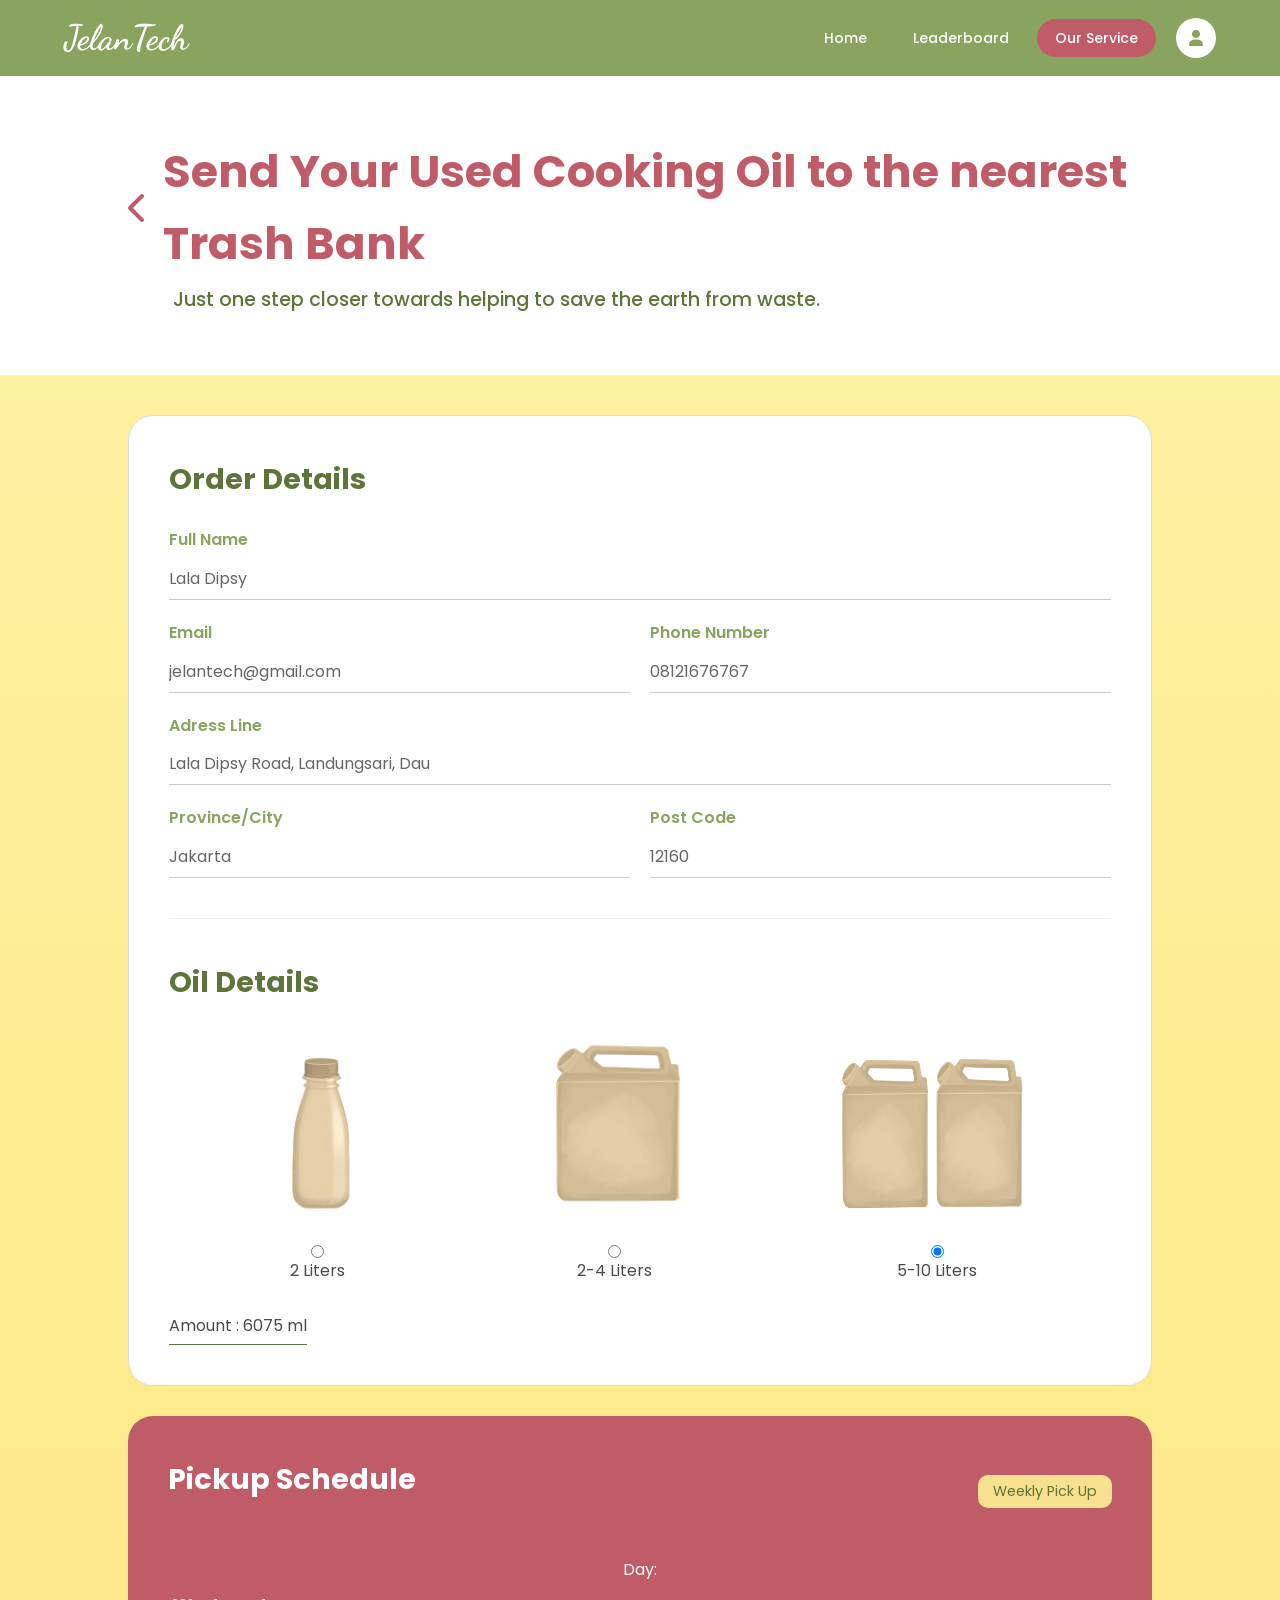
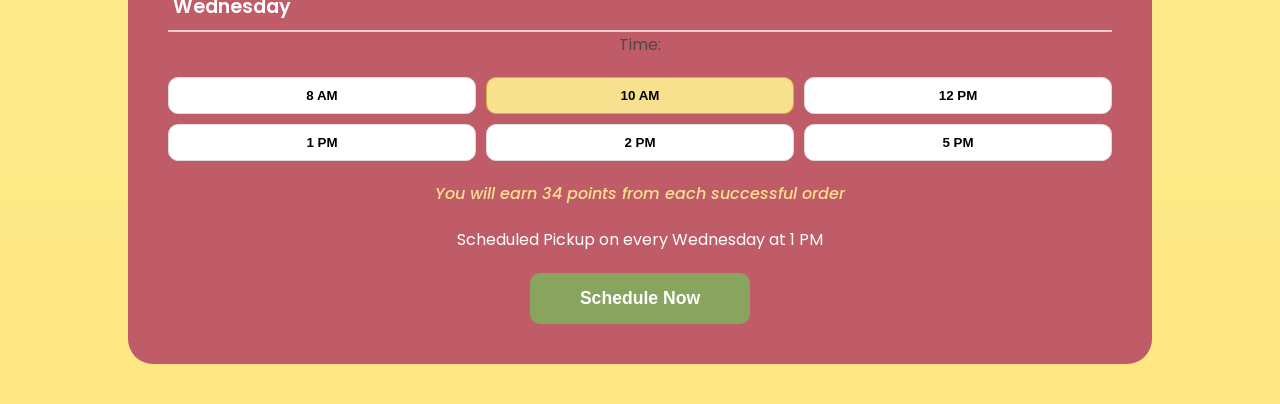
<file: weekly-pickup.html>
<!doctype html>
<html lang="id">
  <head>
    <meta charset="UTF-8" />
    <meta name="viewport" content="width=device-width, initial-scale=1.0" />
    <title>Weekly Pick-Up - JelanTech</title>
    <link
      href="https://fonts.googleapis.com/css2?family=Poppins:wght@400;600;700&family=Dancing+Script:wght@700&display=swap"
      rel="stylesheet"
    />
    <link
      rel="stylesheet"
      href="https://cdnjs.cloudflare.com/ajax/libs/font-awesome/6.0.0/css/all.min.css"
    />
    <link rel="stylesheet" href="style.css" />
  </head>
  <body class="bg-gradient-yellow">
    <nav class="nav-auth">
      <div class="nav-container">
        <div class="nav-left">
          <h1 class="brand-logo">JelanTech</h1>
        </div>
        <div class="nav-right">
          <a href="home-auth.html" class="nav-link">Home</a>
          <a href="leaderboard.html" class="nav-link">Leaderboard</a>
          <a href="service.html" class="nav-link active">Our Service</a>
          <div class="profile-wrapper">
            <div class="profile-icon" id="profile-trigger">
              <i class="fa-solid fa-user"></i>
            </div>
            <div class="profile-dropdown" id="profile-menu">
              <a href="profile.html"
                ><i class="fa-solid fa-id-card"></i> My Profile</a
              >
              <hr />
              <a href="login.html" class="logout-item"
                ><i class="fa-solid fa-right-from-bracket"></i> Sign Out</a
              >
            </div>
        </div>
      </div>
    </nav>

    <header class="service-header white-bg">
      <div class="header-content">
        <a href="pickup-selection.html" class="back-link">
          <i class="fa-solid fa-chevron-left"></i>
          <h1 class="service-title inline-title">
            Send Your <span>Used Cooking Oil</span> to the nearest Trash Bank
          </h1>
        </a>
        <p class="service-subtitle shift-right">
          Just one step closer towards helping to save the earth from waste.
        </p>
      </div>
    </header>

    <main class="form-container">
      <div class="card-white">
        <section class="form-section">
          <h2 class="section-title">Order Details</h2>
          <div class="grid-form">
            <div class="input-field full">
              <label>Full Name</label>
              <input type="text" value="Lala Dipsy" />
            </div>
            <div class="input-field">
              <label>Email</label>
              <input type="email" value="jelantech@gmail.com" />
            </div>
            <div class="input-field">
              <label>Phone Number</label>
              <input type="text" value="08121676767" />
            </div>
            <div class="input-field full">
              <label>Adress Line</label>
              <input type="text" value="Lala Dipsy Road, Landungsari, Dau" />
            </div>
            <div class="input-field">
              <label>Province/City</label>
              <input type="text" value="Jakarta" />
            </div>
            <div class="input-field">
              <label>Post Code</label>
              <input type="text" value="12160" />
            </div>
          </div>
        </section>
        <hr class="divider" />
        <section class="form-section">
          <h2 class="section-title">Oil Details</h2>
          <div class="oil-selection">
            <label class="oil-item">
              <img src="bottle1.png" alt="Bottle" width="200" height="200"/>
              <input
                type="radio"
                name="oil-qty"
                value="1000"
                data-points="10"
              />
              <span> 2 Liters</span>
            </label>
            <label class="oil-item">
              <img src="bottle3.png" alt="Bottle" width="200" height="200"/>
              <input
                type="radio"
                name="oil-qty"
                value="3000"
                data-points="25"
              />
              <span>2-4 Liters</span>
            </label>
            <label class="oil-item">
              <img src="bottle4.png" alt="Bottle" width="250" height="200"/>
              <input
                type="radio"
                name="oil-qty"
                value="6075"
                data-points="56"
                checked
              />
              <span>5-10 Liters</span>
            </label>
          </div>

          <div class="amount-display">
            <p>Amount : <span id="display-amount">6075 ml</span></p>
          </div>
        </section>
      </div>

      <div class="card-maroon">
        <div class="schedule-header">
          <h2 class="section-title white-text">Pickup Schedule</h2>
          <span class="badge-type yellow">Weekly Pick Up</span>
        </div>

        <div class="schedule-grid">
          <div class="day-select">
            <label class="white-text">Day:</label>
            <select id="day-picker">
              <option value="Monday">Monday</option>
              <option value="Tuesday">Tuesday</option>
              <option value="Wednesday" selected>Wednesday</option>
              <option value="Thursday">Thursday</option>
              <option value="Friday">Friday</option>
            </select>
          </div>

          <div class="time-select">
            <label>Time:</label>
            <div class="time-options">
              <button type="button" class="time-btn">8 AM</button>
              <button type="button" class="time-btn active">10 AM</button>
              <button type="button" class="time-btn">12 PM</button>
              <button type="button" class="time-btn">1 PM</button>
              <button type="button" class="time-btn">2 PM</button>
              <button type="button" class="time-btn">5 PM</button>
            </div>
          </div>

          <div class="earn-info gold-text">
            <p>
              You will earn <span id="display-points">34</span> points from each
              successful order
            </p>
          </div>
        </div>

        <p class="schedule-summary white-text" id="schedule-text">
          Scheduled Pickup on every Wednesday at 1 PM
        </p>
        <button class="btn-schedule green">Schedule Now</button>
      </div>
    </main>

    <script src="script.js"></script>
  </body>
</html>
</file>
<file: style.css>
/* --- VARIABLE WARNA --- */
:root {
  --primary-green: #89a45e;
  --light-yellow: #fdf2a5;
  --dark-yellow: #e5d886;
  --accent-red: #c05c67;
  --text-dark: #4a4a4a;
  --text-muted: #7a7a7a;
}

/* --- RESET DEFAULT --- */
* {
  margin: 0;
  padding: 0;
  box-sizing: border-box;
}

body {
  font-family: 'Poppins', sans-serif;
  color: var(--text-dark);
  line-height: 1.6;
  overflow-x: hidden;
}

/* --- NAVIGASI GUEST (Landing, Login, Register) --- */
.nav-guest {
  background-color: var(--primary-green);
  padding: 15px 5%;
  display: flex;
  justify-content: flex-end;
  /* Semua menu menempel ke kanan */
}

/* --- NAVIGASI AUTH (Leaderboard & Home Setelah Login) --- */
.nav-auth {
  background-color: var(--primary-green);
  padding: 10px 5%;
  width: 100%;
}

.nav-auth .nav-container {
  display: flex;
  justify-content: space-between;
  /* Title ke kiri, Menu ke kanan */
  align-items: center;
  max-width: 1400px;
  margin: 0 auto;
}

.brand-logo {
  font-family: 'Dancing Script', cursive;
  color: white;
  font-size: 2.2rem;
  font-weight: 700;
}

/* --- STYLE MENU (Berlaku untuk keduanya) --- */
.nav-menu,
.nav-right {
  display: flex;
  align-items: center;
  gap: 10px;
}

.nav-link {
  text-decoration: none;
  color: white;
  font-size: 14px;
  font-weight: 500;
  padding: 8px 18px;
  transition: 0.3s;
}

.nav-link.active {
  background-color: var(--accent-red);
  border-radius: 20px;
}

.profile-icon {
  background-color: white;
  width: 38px;
  height: 38px;
  border-radius: 50%;
  display: flex;
  justify-content: center;
  align-items: center;
  color: var(--primary-green);
  margin-left: 10px;
}

/* --- HERO SECTION --- */
.hero {
  display: flex;
  min-height: 80vh;
  flex-wrap: wrap;
}

.hero-left {
  flex: 1;
  background-color: var(--light-yellow);
  display: flex;
  justify-content: center;
  align-items: center;
  padding: 50px;
  min-width: 350px;
}

.hero-content h2 {
  font-size: 2.2rem;
  color: var(--text-muted);
  font-weight: 600;
}

.brand-name {
  font-family: 'Dancing Script', cursive;
  font-size: 5.5rem;
  color: var(--accent-red);
  margin-top: -10px;
}

.hero-right {
  flex: 1;
  background-color: var(--dark-yellow);
  position: relative;
  display: flex;
  justify-content: center;
  align-items: flex-end;
  /* Mascot berdiri di bawah */
  min-width: 350px;
  overflow: hidden;
}

/* Efek Segitiga di Background Kanan */
.hero-right::before {
  content: "";
  position: absolute;
  top: 0;
  right: 0;
  width: 100%;
  height: 100%;
  background-color: var(--primary-green);
  clip-path: polygon(100% 0, 0 0, 100% 100%);
  opacity: 0.3;
}

.mascot-img {
  width: 300px;
  z-index: 2;
  margin-bottom: 40px;
}

/* --- ABOUT SECTION --- */
.about {
  padding: 80px 15%;
  text-align: center;
}

.about h2 {
  font-size: 2.5rem;
  color: #b5b5b5;
  margin-bottom: 30px;
}

.highlight {
  color: var(--primary-green);
  font-weight: 700;
}

.about-container p {
  font-size: 1.1rem;
  margin-bottom: 20px;
  text-align: justify;
  color: #555;
}

/* --- CTA SECTION --- */
.cta {
  background-color: var(--light-yellow);
  padding: 80px 10%;
  text-align: center;
}

.cta-title {
  font-size: 2.2rem;
  color: #5d7539;
  margin-bottom: 40px;
  font-weight: 700;
}

.cta-wrapper {
  display: flex;
  justify-content: center;
  align-items: center;
  gap: 40px;
  flex-wrap: wrap;
  max-width: 900px;
  margin: 0 auto;
}

.cta-text {
  flex: 1;
  min-width: 250px;
  font-size: 1.6rem;
  color: #8b733a;
  text-align: left;
  font-weight: 600;
}

.cta-image img {
  width: 180px;
}

.btn-join {
  background-color: var(--accent-red);
  color: white;
  border: none;
  padding: 15px 50px;
  font-size: 1.1rem;
  font-weight: 600;
  border-radius: 30px;
  cursor: pointer;
  margin-top: 40px;
  transition: 0.3s;
}

.btn-join:hover {
  background-color: #a84b55;
  transform: translateY(-3px);
  box-shadow: 0 5px 15px rgba(0, 0, 0, 0.1);
}

/* --- RESPONSIVE DESIGN --- */
@media (max-width: 768px) {
  .brand-name {
    font-size: 4rem;
  }

  .hero-right {
    height: 400px;
  }

  .about {
    padding: 50px 8%;
  }

  .cta-text {
    text-align: center;
  }
}

/* --- LOGIN PAGE STYLES --- */
.bg-yellow {
  background-color: var(--light-yellow);
  min-height: 100vh;
}

.login-container {
  display: flex;
  justify-content: center;
  align-items: center;
  padding: 50px 20px;
}

.login-card {
  background-color: var(--primary-green);
  width: 100%;
  max-width: 450px;
  padding: 40px;
  border-radius: 15px;
  text-align: center;
  color: white;
  box-shadow: 0 10px 25px rgba(0, 0, 0, 0.1);
}

.login-card h1 {
  font-size: 2rem;
  margin-bottom: 40px;
  font-weight: 600;
}

.input-group {
  background-color: white;
  display: flex;
  align-items: center;
  padding: 10px 15px;
  border-radius: 8px;
  margin-bottom: 20px;
}

.input-group i {
  color: #888;
  margin-right: 10px;
}

.input-group input {
  border: none;
  outline: none;
  width: 100%;
  font-size: 0.9rem;
}

.remember-me {
  display: flex;
  align-items: center;
  gap: 10px;
  font-size: 0.85rem;
  margin-bottom: 25px;
}

.remember-me input {
  cursor: pointer;
}

.login-links {
  font-size: 0.8rem;
  margin-bottom: 30px;
}

.login-links p {
  margin-bottom: 5px;
}

.login-links a {
  color: white;
  text-decoration: none;
  font-weight: 600;
}

.login-links a:hover {
  text-decoration: underline;
}

.btn-login {
  background-color: var(--accent-red);
  color: white;
  border: none;
  width: 60%;
  padding: 10px;
  border-radius: 8px;
  font-weight: 600;
  cursor: pointer;
  transition: 0.3s;
  margin-bottom: 20px;
}

.btn-login:hover {
  background-color: #a84b55;
}

.brand-name-small {
  font-family: 'Dancing Script', cursive;
  font-size: 2rem;
  margin-top: 10px;
}

/* Responsivitas Tambahan */
@media (max-width: 480px) {
  .login-card {
    padding: 30px 20px;
  }
}

/* Tambahkan ini di bagian bawah style.css */

.register-title {
  font-size: 1.8rem !important;
  /* Ukuran sedikit lebih kecil agar muat */
  margin-bottom: 30px !important;
  line-height: 1.2;
}

/* Memastikan form memiliki jarak yang pas */
#registerForm {
  margin-top: 10px;
}

/* Memperhalus tampilan link 'here' */
.login-links a {
  text-decoration: none;
  border-bottom: 1px solid transparent;
  transition: 0.3s;
}

.login-links a:hover {
  border-bottom: 1px solid white;
}

/* --- LEADERBOARD SPECIFIC --- */
.bg-gradient-yellow {
  background: linear-gradient(180deg, #fdf2a5 0%, #ffe884 100%);
  min-height: 100vh;
}

.nav-brand {
  font-family: 'Dancing Script', cursive;
  color: white;
  font-size: 2rem;
}

.nav-container-right {
  display: flex;
  align-items: center;
  gap: 15px;
}

.profile-icon {
  background-color: white;
  width: 40px;
  height: 40px;
  border-radius: 50%;
  display: flex;
  justify-content: center;
  align-items: center;
  color: var(--primary-green);
  margin-left: 10px;
}

.leaderboard-section {
  padding: 60px 10%;
}

.title-main {
  font-size: 3rem;
  color: #5d7539;
  font-weight: 700;
}

.title-main span {
  font-family: 'Dancing Script', cursive;
  color: var(--accent-red);
  font-weight: normal;
  margin-left: 5px;
}

.description {
  max-width: 800px;
  margin: 20px 0 40px 0;
  color: #4a4a4a;
}

/* Tabel Leaderboard */
.leaderboard-card {
  background-color: #5d7539;
  /* Hijau Tua */
  padding: 30px;
  border-radius: 20px;
  box-shadow: 0 10px 30px rgba(0, 0, 0, 0.1);
}

.leaderboard-table {
  width: 100%;
  border-collapse: separate;
  border-spacing: 0 15px;
}

.leaderboard-table th {
  color: white;
  text-align: left;
  padding: 0 15px;
  font-size: 1.2rem;
}

.leaderboard-table th:last-child {
  text-align: right;
}

.leaderboard-table td {
  background-color: white;
  padding: 12px 20px;
}

.leaderboard-table td:first-child {
  border-radius: 12px 0 0 12px;
}

.leaderboard-table td:last-child {
  border-radius: 0 12px 12px 0;
  text-align: right;
  font-weight: 600;
}

.rank-num {
  width: 60px;
  font-weight: 600;
  text-align: center;
}

.user-name {
  width: 200px;
  font-weight: 600;
}

/* Progress Bar */
.progress-container {
  background-color: #eee;
  height: 35px;
  border-radius: 20px;
  position: relative;
  overflow: visible;
  width: 100%;
}

.progress-bar {
  background: linear-gradient(90deg, #fdf2a5, #e6a73c);
  height: 100%;
  border-radius: 20px;
  position: relative;
  display: flex;
  justify-content: flex-end;
  align-items: center;
}

.star-icon {
  color: #d48b1d;
  font-size: 1.5rem;
  position: absolute;
  right: -10px;
  text-shadow: 0 2px 5px rgba(0, 0, 0, 0.2);
}

/* Gaya khusus bar untuk baris "You" */
.current-user-row td {
  background-color: #d1d8c1;
  /* Sedikit berbeda untuk membedakan 'You' */
}

.user-progress {
  background: linear-gradient(90deg, #e5d886, #b8860b);
}


/* --- TAMBAHAN UNTUK HOME AUTH --- */

/* Tombol Start to Send */
.btn-start {
  background-color: var(--accent-red);
  color: white;
  border: none;
  padding: 12px 45px;
  font-size: 1rem;
  font-weight: 600;
  border-radius: 25px;
  cursor: pointer;
  margin-top: 30px;
  transition: 0.3s;
}

.btn-start:hover {
  background-color: #a84b55;
  transform: scale(1.05);
}

/* Floating Action Button (Icon Kaca Pembesar/Pesan di pojok kanan bawah) */
.floating-btn {
  position: fixed;
  bottom: 30px;
  right: 30px;
  background-color: var(--accent-red);
  width: 60px;
  height: 60px;
  border-radius: 50%;
  display: flex;
  justify-content: center;
  align-items: center;
  color: white;
  font-size: 1.5rem;
  cursor: pointer;
  box-shadow: 0 4px 15px rgba(0, 0, 0, 0.2);
  transition: 0.3s;
  z-index: 999;
}

.floating-btn:hover {
  transform: rotate(15deg) scale(1.1);
}

/* Penyesuaian Brand Name di Hero */
.brand-name-hero {
  font-family: 'Dancing Script', cursive;
  font-size: 5.5rem;
  color: var(--accent-red);
  margin-top: -10px;
}

/* Memastikan teks di CTA home-auth lebih kecil sikit agar rapi */
.cta-text p {
  font-size: 1.1rem;
  color: #4a4a4a;
  font-weight: 400;
}



/* --- OUR SERVICE STYLES --- */

.service-header {
  background-color: white;
  padding: 60px 10%;
  text-align: left;
}

.service-title {
  color: #c05c67;
  /* Warna merah marun sesuai gambar */
  font-size: 2.8rem;
  font-weight: 700;
  margin-bottom: 15px;
}

.service-subtitle {
  color: #5d7539;
  /* Warna hijau sesuai gambar */
  font-size: 1.2rem;
  font-weight: 500;
}

.service-container {
  padding: 80px 10%;
  display: flex;
  justify-content: center;
}

.service-grid {
  display: flex;
  gap: 100px;
  /* Jarak antar dua pilihan layanan */
  flex-wrap: wrap;
  justify-content: center;
}

.service-item {
  display: flex;
  flex-direction: column;
  align-items: center;
  text-align: center;
}

.service-icon-wrapper {
  margin-bottom: 30px;
  transition: transform 0.3s ease;
}

.service-icon-wrapper:hover {
  transform: translateY(-10px);
}

.service-icon-wrapper img {
  width: 220px;
  /* Ukuran icon layanan */
  height: auto;
}

.btn-service {
  background-color: #c05c67;
  color: white;
  border: none;
  padding: 12px 35px;
  font-size: 1.1rem;
  font-weight: 600;
  border-radius: 25px;
  cursor: pointer;
  box-shadow: 0 4px 10px rgba(0, 0, 0, 0.1);
  transition: 0.3s;
}

.btn-service:hover {
  background-color: #a84b55;
  box-shadow: 0 6px 15px rgba(0, 0, 0, 0.2);
}

/* Responsif Mobile */
@media (max-width: 768px) {
  .service-header {
    text-align: center;
    padding: 40px 5%;
  }

  .service-title {
    font-size: 2rem;
  }

  .service-grid {
    gap: 50px;
  }
}



/* --- PICKUP SELECTION STYLES --- */

.header-content {
  display: flex;
  flex-direction: column;
}

.back-link {
  text-decoration: none;
  display: flex;
  align-items: center;
  gap: 15px;
  color: #c05c67;
  transition: 0.3s;
}

.back-link i {
  font-size: 2rem;
  font-weight: 900;
}

.inline-title {
  margin-bottom: 0;
  /* Menghilangkan margin agar sejajar dengan icon */
}

.shift-right {
  margin-left: 45px;
  /* Menyesuaikan teks bawah agar sejajar dengan judul setelah icon */
  margin-top: 5px;
}

.selection-container {
  padding: 60px 10%;
  text-align: center;
}

.selection-heading {
  color: #5d7539;
  font-size: 2.2rem;
  font-weight: 700;
  margin-bottom: 50px;
}

.selection-grid {
  display: flex;
  justify-content: center;
  gap: 80px;
  flex-wrap: wrap;
}

.selection-item {
  display: flex;
  flex-direction: column;
  align-items: center;
}

.placeholder-box {
  width: 250px;
  height: 180px;
  background-color: #d9d9d9;
  /* Warna abu-abu placeholder sesuai gambar */
  margin-bottom: 25px;
  border-radius: 5px;
}

.selection-item .btn-service {
  min-width: 200px;
}

/* Responsif Mobile */
@media (max-width: 768px) {
  .shift-right {
    margin-left: 0;
    text-align: center;
  }

  .back-link {
    justify-content: center;
  }

  .selection-grid {
    gap: 40px;
  }

  .selection-heading {
    font-size: 1.8rem;
  }
}

/* --- PICKUP FORM STYLES --- */
.white-bg {
  background-color: white !important;
}

.form-container {
  padding: 40px 10%;
  display: flex;
  flex-direction: column;
  gap: 30px;
}

.card-white {
  background: white;
  padding: 40px;
  border-radius: 25px;
  border: 1px solid #ddd;
}

.section-title {
  color: #5d7539;
  font-size: 1.8rem;
  margin-bottom: 25px;
}

.grid-form {
  display: grid;
  grid-template-columns: 1fr 1fr;
  gap: 20px;
}

.input-field.full {
  grid-column: span 2;
}

.input-field label {
  display: block;
  color: #89a45e;
  font-weight: 600;
  margin-bottom: 5px;
}

.input-field input {
  width: 100%;
  border: none;
  border-bottom: 1.5px solid #ccc;
  padding: 8px 0;
  font-family: inherit;
  font-size: 1rem;
  color: #666;
}

.divider {
  margin: 40px 0;
  border: 0;
  border-top: 1px solid #eee;
}

/* Oil Selection Styles */
.oil-selection {
  display: flex;
  justify-content: space-around;
  align-items: flex-end;
  margin-bottom: 30px;
}

.oil-item {
  display: flex;
  flex-direction: column;
  align-items: center;
  cursor: pointer;
}

.oil-item img {
  margin-bottom: 15px;
  filter: sepia(0.3);
  /* Memberikan efek kecokelatan pada placeholder image */
}

.amount-display {
  border-bottom: 1px solid #5d7539;
  width: fit-content;
  padding-bottom: 5px;
}

/* Pickup Schedule Card */
.card-yellow-light {
  background-color: #fdf2a5;
  padding: 40px;
  border-radius: 25px;
  border: 1px solid #e5c363;
  text-align: center;
}

.schedule-header {
  display: flex;
  justify-content: space-between;
  align-items: center;
  margin-bottom: 30px;
}

.badge-type {
  background: #f8e18e;
  padding: 5px 15px;
  border-radius: 10px;
  font-size: 0.9rem;
  border: 1px solid #d4af37;
}

.time-options {
  display: grid;
  grid-template-columns: repeat(3, 1fr);
  gap: 10px;
  margin: 20px 0;
}

.time-btn {
  background: white;
  border: 1px solid #ddd;
  padding: 10px;
  border-radius: 10px;
  cursor: pointer;
  font-weight: 600;
}

.time-btn.active {
  background: #f8e18e;
  border-color: #d4af37;
}

.earn-info {
  color: #d48b1d;
  font-style: italic;
  margin: 20px 0;
}

.btn-schedule {
  background-color: #89a45e;
  color: white;
  border: none;
  padding: 15px 50px;
  border-radius: 10px;
  font-weight: 700;
  font-size: 1.1rem;
  cursor: pointer;
}



.calendar-input-wrapper {
  position: relative;
  display: flex;
  align-items: center;
}

.calendar-input-wrapper i {
  position: absolute;
  right: 10px;
  color: #89a45e;
  pointer-events: none;
}

#date-picker {
  width: 100%;
  cursor: pointer;
  background-color: transparent;
  border: none;
  border-bottom: 1.5px solid #ccc;
  padding: 10px 0;
  font-size: 1rem;
  font-family: inherit;
  color: #4a4a4a;
}

/* Mengubah warna tema kalender flatpickr agar senada dengan JelanTech */
.flatpickr-day.selected {
  background: #89a45e !important;
  border-color: #89a45e !important;
}

.flatpickr-calendar {
  border-radius: 15px;
  box-shadow: 0 10px 25px rgba(0, 0, 0, 0.1);
}





/* --- WEEKLY PICKUP SPECIFIC --- */
.card-maroon {
  background-color: #c05c67;
  /* Warna merah marun sesuai gambar */
  padding: 40px;
  border-radius: 25px;
  text-align: center;
}

.white-text {
  color: white !important;
}

.gold-text {
  color: #f8e18e;
  font-style: italic;
  font-weight: 500;
}

.badge-type.yellow {
  background: #f8e18e;
  color: #5d7539;
  border: none;
}

#day-picker {
  background: transparent;
  border: none;
  border-bottom: 1px solid white;
  color: white;
  font-size: 1.1rem;
  padding: 5px;
  width: 200px;
  outline: none;
}

#day-picker option {
  color: black;
}

.time-btn-weekly {
  background: white;
  border: none;
  padding: 10px 15px;
  border-radius: 10px;
  cursor: pointer;
  font-weight: 600;
  color: #c05c67;
}

.time-btn-weekly.active {
  background: #f8e18e;
  color: #5d7539;
}

.btn-schedule.green {
  background-color: #89a45e;
  color: white;
  margin-top: 20px;
}


/* Container utama dropdown */
.custom-select-wrapper {
  position: relative;
  display: inline-block;
  width: 250px;
  margin-top: 10px;
}

/* Reset tampilan default select */
#day-picker {
  width: 100%;
  padding: 10px 5px;
  font-size: 1.2rem;
  font-family: 'Poppins', sans-serif;
  font-weight: 600;
  color: white;
  background-color: transparent;
  /* Transparan agar menyatu dengan background marun */
  border: none;
  border-bottom: 2px solid rgba(255, 255, 255, 0.7);
  /* Garis bawah putih transparan */
  appearance: none;
  /* Menghilangkan panah bawaan Windows/Chrome */
  -webkit-appearance: none;
  -moz-appearance: none;
  cursor: pointer;
  transition: border-bottom 0.3s ease;
}

/* Efek saat dropdown diklik/fokus */
#day-picker:focus {
  outline: none;
  border-bottom: 2px solid #f8e18e;
  /* Berubah jadi kuning saat aktif */
}

/* Ikon panah kustom */
.select-icon {
  position: absolute;
  right: 10px;
  top: 50%;
  transform: translateY(-50%);
  color: white;
  font-size: 0.9rem;
  pointer-events: none;
  /* Agar klik tembus ke select di bawahnya */
  transition: transform 0.3s ease;
}

/* Animasi panah saat select terbuka (hanya bekerja di beberapa browser) */
#day-picker:focus+.select-icon {
  transform: translateY(-50%) rotate(180deg);
  color: #f8e18e;
}

/* Styling isi pilihan (Option) */
#day-picker option {
  background-color: #ffffff;
  color: #333;
  padding: 10px;
  font-size: 1rem;
}


/* --- TRACKING PAGE STYLES --- */
.tracking-container {
  padding: 30px 10%;
}

.tracking-card {
  margin-bottom: 40px;
  border: 1px solid #ddd;
}

.tracking-table,
.history-table {
  width: 100%;
  border-collapse: collapse;
  margin: 20px 0;
  text-align: center;
}

.tracking-table th,
.history-table th {
  color: #5d7539;
  border-bottom: 2px solid #eee;
  padding: 10px;
}

.tracking-table td,
.history-table td {
  padding: 15px 10px;
  color: #666;
}

.status-otw {
  color: #c05c67;
  font-weight: bold;
}

.map-container {
  width: 100%;
  height: 200px;
  border-radius: 15px;
  overflow: hidden;
  margin: 20px 0;
}

.map-img {
  width: 100%;
  height: 100%;
  object-fit: cover;
}

.points-info {
  font-style: italic;
  color: #d48b1d;
  font-size: 0.9rem;
}

/* History Section */
.history-heading {
  color: #5d7539;
  margin-bottom: 30px;
}

.history-group {
  margin-bottom: 50px;
}

.badge-history {
  background-color: #89a45e;
  color: white;
  padding: 8px 20px;
  border-radius: 10px;
  display: inline-block;
  margin-bottom: 15px;
  font-weight: 600;
}

.mini-card {
  padding: 25px !important;
  margin-bottom: 20px;
}

.mini-card h3 {
  color: #4a4a4a;
  font-size: 1.2rem;
}

.action-buttons {
  display: flex;
  gap: 10px;
  justify-content: flex-start;
}

.btn-edit {
  background-color: #f8e18e;
  border: none;
  padding: 8px 20px;
  border-radius: 8px;
  color: #5d7539;
  font-weight: 600;
  cursor: pointer;
}

.btn-cancel {
  background-color: #c05c67;
  border: none;
  padding: 8px 20px;
  border-radius: 8px;
  color: white;
  cursor: pointer;
}

.view-all {
  display: block;
  text-align: left;
  color: #999;
  text-decoration: none;
  font-size: 0.9rem;
  margin-top: 10px;
}

.footer-action {
  text-align: center;
  padding: 40px 0;
}

.btn-check-points {
  background-color: #c05c67;
  color: white;
  border: none;
  padding: 12px 40px;
  border-radius: 20px;
  font-weight: 600;
  margin-top: 15px;
  cursor: pointer;
}


/* Container khusus untuk membungkus Peta */
.map-wrapper {
  margin: 20px 0;
  padding: 0 10px;
}

.map-container-active {
  position: relative;
  border: 2px solid #eee;
  border-radius: 18px;
  overflow: hidden;
  /* Agar iframe mengikuti radius container */
  box-shadow: inset 0 0 10px rgba(0, 0, 0, 0.05);
}

/* Info overlay yang melayang di atas peta */
.map-overlay-info {
  position: absolute;
  bottom: 15px;
  left: 15px;
  background: white;
  padding: 8px 15px;
  border-radius: 20px;
  font-size: 0.85rem;
  font-weight: 600;
  color: #5d7539;
  box-shadow: 0 4px 10px rgba(0, 0, 0, 0.1);
  display: flex;
  align-items: center;
  gap: 8px;
  z-index: 10;
}

.map-overlay-info i {
  color: #c05c67;
}

/* Animasi sederhana agar status OTW berkedip */
.status-otw {
  color: #c05c67;
  font-weight: bold;
  animation: pulse 2s infinite;
}

@keyframes pulse {
  0% {
    opacity: 1;
  }

  50% {
    opacity: 0.6;
  }

  100% {
    opacity: 1;
  }
}


/* --- PROFILE PAGE STYLES --- */
.profile-container {
  padding: 40px 15%;
}

.profile-card {
  position: relative;
  padding: 40px !important;
  margin-bottom: 50px;
  border-radius: 30px !important;
}

.profile-header {
  display: flex;
  justify-content: space-between;
  align-items: center;
  margin-bottom: 20px;
}

.profile-title {
  color: #5d7539;
  font-size: 1.8rem;
  font-weight: 700;
}

.btn-edit-profile {
  background-color: #c05c67;
  color: white;
  border: none;
  padding: 8px 20px;
  border-radius: 15px;
  font-size: 0.8rem;
  cursor: pointer;
}

.profile-avatar-section {
  display: flex;
  justify-content: center;
  margin-bottom: 30px;
}

.avatar-circle {
  width: 120px;
  height: 120px;
  background-color: #e0e0e0;
  border-radius: 50%;
  display: flex;
  align-items: center;
  justify-content: center;
  font-size: 4rem;
  color: #666;
}

.profile-details {
  display: flex;
  flex-direction: column;
  gap: 15px;
}

.detail-row {
  display: flex;
  border-bottom: 1px solid #ddd;
  padding: 10px 0;
}

.detail-row label {
  width: 120px;
  color: #89a45e;
  font-weight: 600;
}

.detail-row span {
  color: #666;
}

/* My Points Styling */
.points-summary-section {
  padding: 20px 0;
}

.points-title {
  color: #c05c67;
  font-size: 2rem;
  margin-bottom: 10px;
}

.points-description {
  color: #666;
  margin-bottom: 30px;
  line-height: 1.6;
}

.my-rank-container {
  margin-bottom: 40px;
}

.points-label {
  text-align: right;
  color: #c05c67;
  font-weight: 600;
  margin-bottom: 5px;
}

.action-center {
  display: flex;
  justify-content: center;
}

.btn-claim {
  background-color: #c05c67;
  color: white;
  border: none;
  padding: 12px 50px;
  border-radius: 25px;
  font-weight: 700;
  font-size: 1rem;
  cursor: pointer;
  box-shadow: 0 4px 10px rgba(192, 92, 103, 0.3);
}

.active-profile {
  background-color: #c05c67;
  color: white !important;
}


/* --- POINT BAR PROFILE STYLES --- */

.points-header-label {
  text-align: right;
  color: #c05c67;
  font-weight: 600;
  margin-bottom: 5px;
  padding-right: 10px;
}

.leaderboard-container.profile-points {
  background-color: #5d7539;
  /* Hijau tua sesuai gambar */
  padding: 20px;
  border-radius: 20px;
  margin-bottom: 30px;
}

.rank-row.user-row {
  background-color: white;
  display: flex;
  align-items: center;
  justify-content: space-between;
  padding: 10px 20px;
  border-radius: 15px;
  gap: 15px;
}

.user-name {
  font-weight: 600;
  color: #333;
  min-width: 120px;
}

/* Container bar kosong (Putih dengan border) */
.progress-container {
  flex-grow: 1;
  height: 30px;
  background-color: #fff;
  border: 1.5px solid #ddd;
  border-radius: 20px;
  position: relative;
  overflow: visible;
  /* Penting agar bintang bisa sedikit keluar bar */
}

/* Isi bar dengan gradasi emas */
.progress-fill {
  height: 100%;
  background: linear-gradient(to right, #f8e18e, #d48b1d);
  border-radius: 20px;
  position: relative;
  display: flex;
  align-items: center;
  justify-content: flex-end;
}

/* Ikon Bintang di ujung bar */
.star-icon {
  color: #d48b1d;
  font-size: 1.8rem;
  position: absolute;
  right: -10px;
  /* Menonjol sedikit ke kanan sesuai gambar */
  text-shadow: 0 0 5px rgba(0, 0, 0, 0.2);
}

.user-points {
  font-weight: 700;
  color: #333;
  min-width: 60px;
  text-align: right;
}

.btn-claim {
  background-color: #c05c67;
  color: white;
  border: none;
  padding: 12px 60px;
  border-radius: 25px;
  font-weight: 700;
  cursor: pointer;
  transition: 0.3s;
}

.btn-claim:hover {
  background-color: #a84b55;
  transform: scale(1.05);
}



/* --- POINTS EXCHANGE STYLES --- */

/* Gaya Header */
.exchange-title-main {
  color: #c05c67;
  /* Merah marun */
  font-size: 2.8rem;
  font-weight: 700;
  margin-bottom: 5px;
}

.congrats-text {
  color: #89a45e;
  /* Hijau JelanTech */
  font-size: 1.2rem;
  font-weight: 600;
}

/* Gaya Kartu Penukaran */
.exchange-container {
  padding: 60px 15%;
  display: flex;
  flex-direction: column;
  align-items: center;
}

.exchange-card {
  width: 100%;
  max-width: 800px;
  padding: 50px !important;
  border-radius: 30px !important;
  box-shadow: 0 10px 30px rgba(0, 0, 0, 0.05);
}

.exchange-card-header {
  display: flex;
  justify-content: space-between;
  align-items: flex-start;
  margin-bottom: 40px;
}

.exchange-card-title {
  color: #5d7539;
  /* Hijau Tua */
  font-size: 2rem;
  line-height: 1.2;
  font-weight: 700;
}

.avatar-circle-small {
  width: 100px;
  height: 100px;
  background-color: #e0e0e0;
  border-radius: 50%;
  display: flex;
  align-items: center;
  justify-content: center;
  font-size: 3rem;
  color: #999;
}

/* Tombol Footer */
.action-center-exchange {
  margin-top: 30px;
  width: 100%;
  display: flex;
  justify-content: center;
}

.btn-edit-footer {
  background-color: #c05c67;
  color: white;
  border: none;
  padding: 12px 40px;
  border-radius: 20px;
  font-weight: 600;
  font-size: 1rem;
  cursor: pointer;
  box-shadow: 0 4px 15px rgba(192, 92, 103, 0.2);
  transition: 0.3s;
}

.btn-edit-footer:hover {
  background-color: #a84b55;
  transform: translateY(-2px);
}

/* Responsivitas Mobile */
@media (max-width: 768px) {
  .exchange-title-main {
    font-size: 2rem;
  }

  .exchange-card-header {
    flex-direction: column;
    align-items: center;
    text-align: center;
    gap: 20px;
  }

  .exchange-container {
    padding: 40px 5%;
  }
}


/* Container pembungkus untuk posisi relatif */
.profile-wrapper {
  position: relative;
  display: inline-block;
}

/* Styling Dropdown */
.profile-dropdown {
  position: absolute;
  top: 55px;
  /* Jarak dari atas navbar */
  right: 0;
  background-color: white;
  min-width: 160px;
  box-shadow: 0px 8px 16px rgba(0, 0, 0, 0.15);
  border-radius: 12px;
  padding: 10px 0;
  z-index: 1000;
  display: none;
  /* Sembunyikan secara default */
  border: 1px solid #eee;
}

/* Panah kecil di atas dropdown */
.profile-dropdown::before {
  content: "";
  position: absolute;
  top: -8px;
  right: 15px;
  border-left: 8px solid transparent;
  border-right: 8px solid transparent;
  border-bottom: 8px solid white;
}

/* Styling Item di dalam Dropdown */
.profile-dropdown a {
  color: #333;
  padding: 12px 20px;
  text-decoration: none;
  display: flex;
  align-items: center;
  gap: 10px;
  font-size: 0.9rem;
  transition: 0.2s;
}

.profile-dropdown a:hover {
  background-color: #f9f9f9;
  color: #89a45e;
}

.profile-dropdown hr {
  border: 0;
  border-top: 1px solid #eee;
  margin: 5px 0;
}

/* Warna khusus untuk Sign Out */
.logout-item {
  color: #c05c67 !important;
  font-weight: 600;
}

/* Class untuk menampilkan dropdown via JS */
.show-dropdown {
  display: block;
  animation: fadeInDown 0.3s ease;
}

@keyframes fadeInDown {
  from {
    opacity: 0;
    transform: translateY(-10px);
  }

  to {
    opacity: 1;
    transform: translateY(0);
  }
}
</file>
